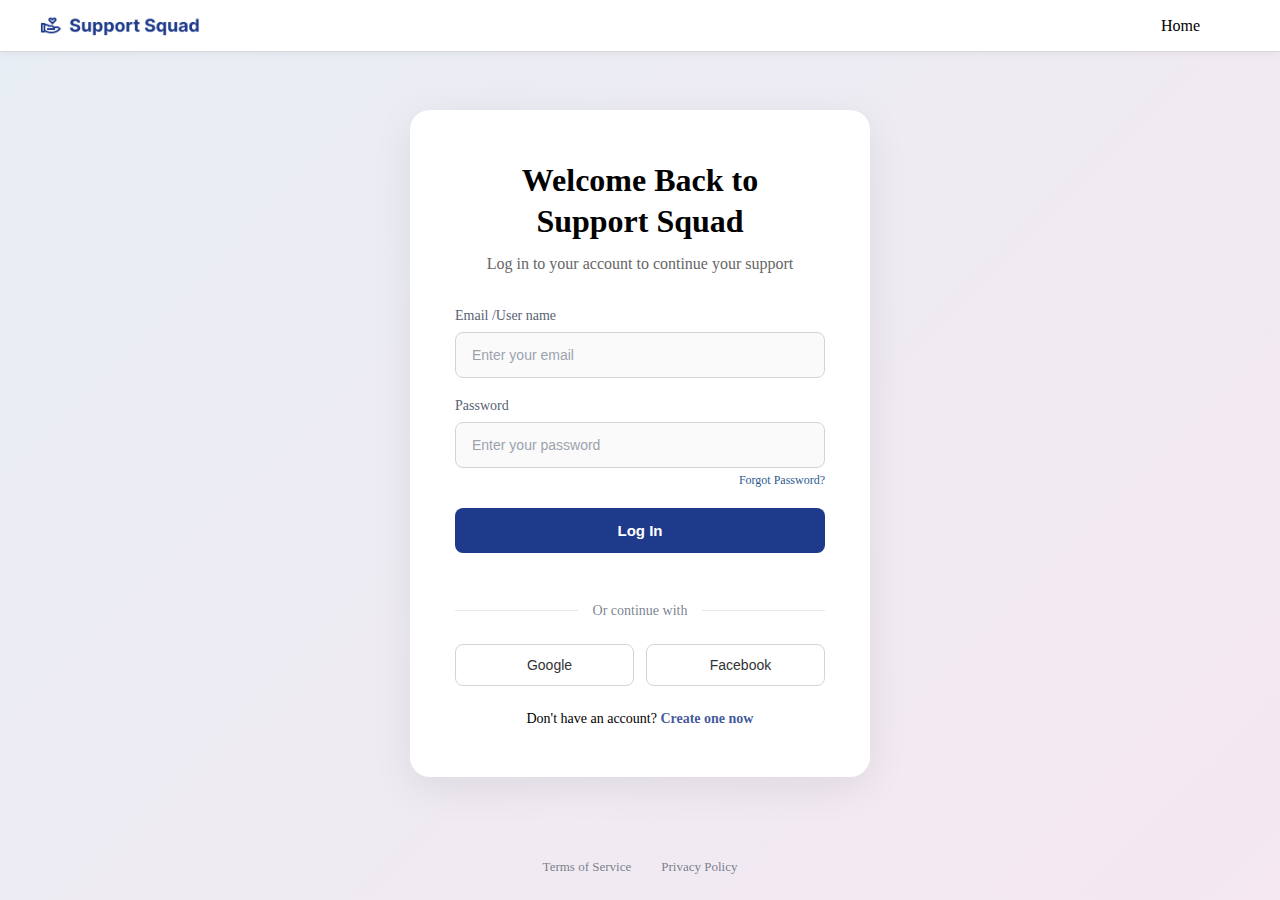
<file: Support Squad/index.html>
<!DOCTYPE html>
<html lang="en">
<head>
    <meta charset="UTF-8">
    <meta name="viewport" content="width=device-width, initial-scale=1.0">
    <title>Support Squad - Login</title>
    <link rel="stylesheet" href="styles.css">
    <!-- <link rel="stylesheet" href="https://cdnjs.cloudflare.com/ajax/libs/font-awesome/6.4.0/css/all.min.css"> -->
</head>

<body>
    <header class="header">
        <div class="logo">
            <img src="Assets/logo.png" alt="">
        </div>
        <nav>
            <a href="#" class="nav-link">Home</a>
        </nav>
    </header>

    <main class="main-content">
        <div class="login-container">
            <div class="login-card">
                <h1 class="title">Welcome Back to<br>Support Squad</h1>
                <p class="subtitle">Log in to your account to continue your support</p>

                <form class="login-form">
                    <div class="form-group">
                        <label for="email">Email /User name</label>
                        <input 
                            type="text" 
                            id="email" 
                            class="form-input" 
                            placeholder="Enter your email"
                            required
                        >
                    </div>

                    <div class="form-group">
                        <label for="password">Password</label>
                        <input 
                            type="password" 
                            id="password" 
                            class="form-input" 
                            placeholder="Enter your password"
                            required
                        >
                        <a href="#" class="forgot-password">Forgot Password?</a>
                    </div>

                    <button type="submit" class="btn-login">Log In</button>

                    <div class="divider">
                        <span>Or continue with</span>
                    </div>

                    <div class="social-login">
                        <button type="button" class="btn-social btn-google">
                            <i class="fab fa-google"></i>
                            Google
                        </button>
                        <button type="button" class="btn-social btn-facebook">
                            <i class="fab fa-facebook-f"></i>
                            Facebook
                        </button>
                    </div>

                    <p class="signup-text">
                        Don't have an account? <a href="#" class="signup-link">Create one now</a>
                    </p>
                </form>
            </div>
        </div>
    </main>

    <footer class="footer">
        <a href="#" class="footer-link">Terms of Service</a>
        <a href="#" class="footer-link">Privacy Policy</a>
    </footer>
</body>
</html>
</file>
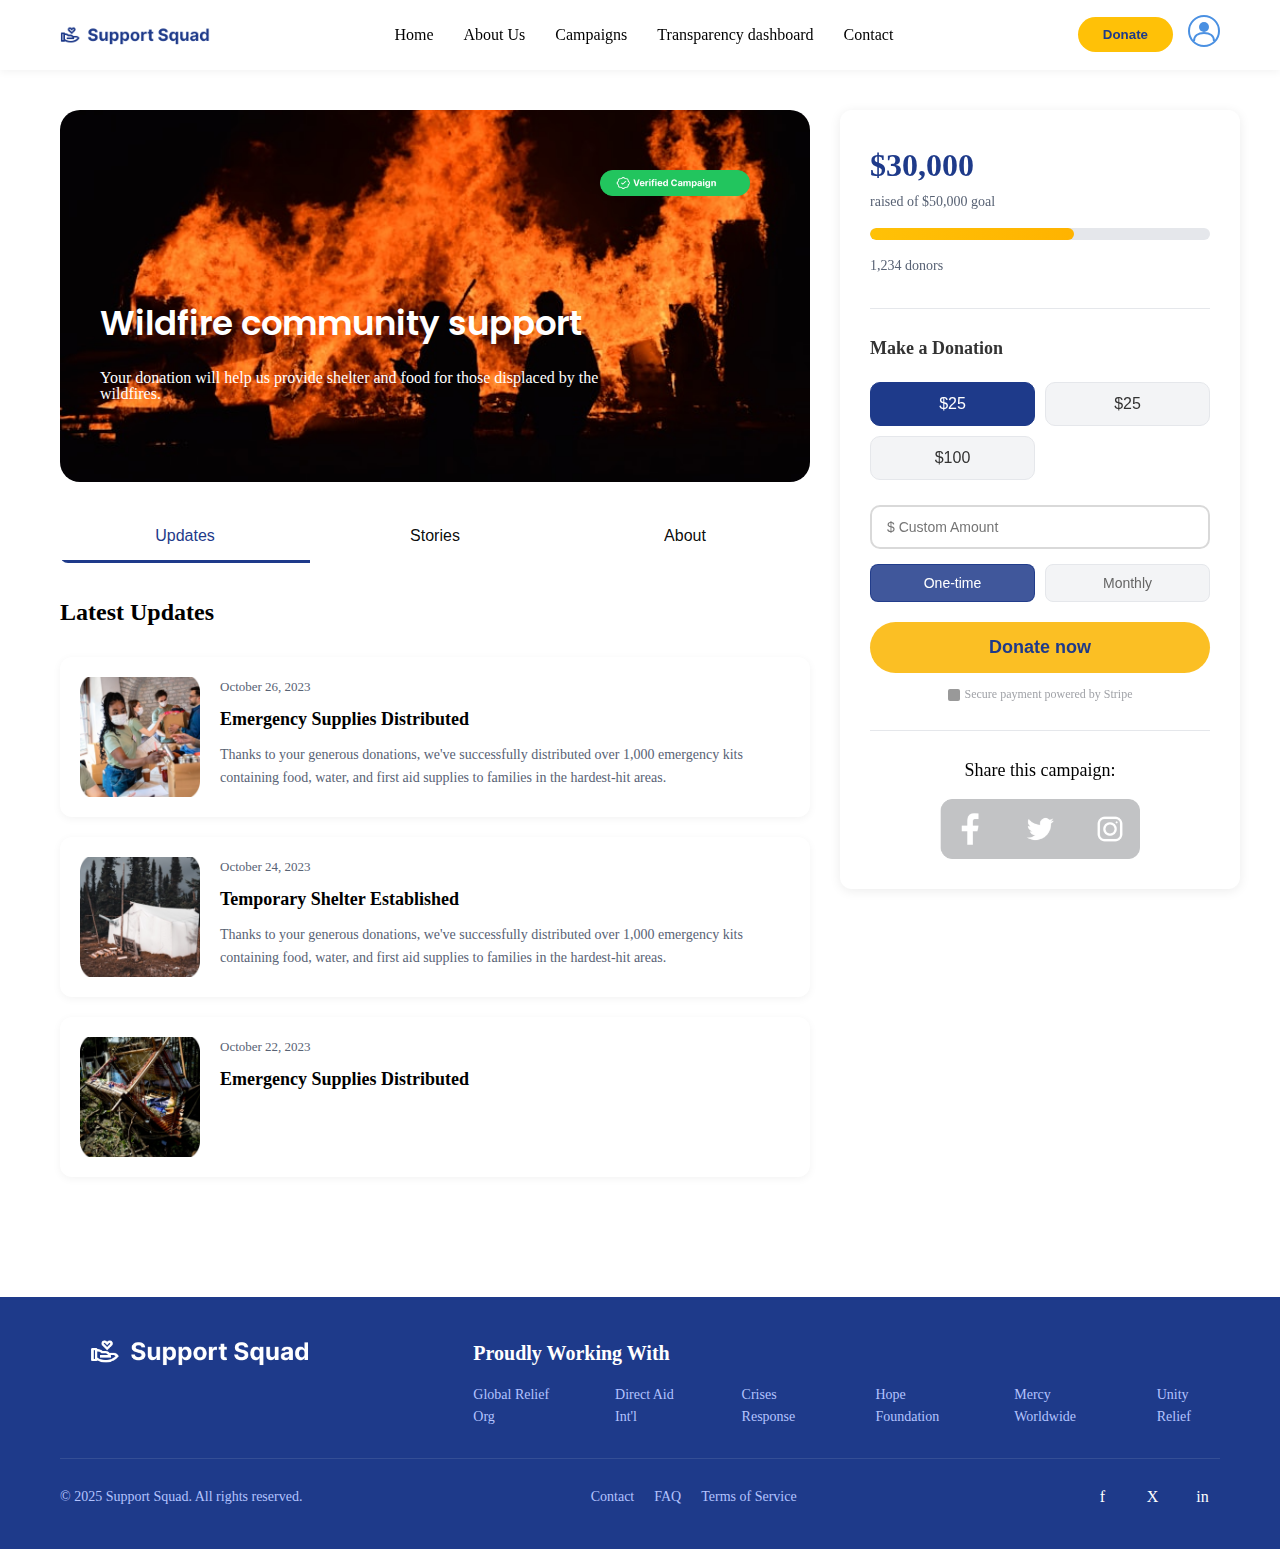
<file: campaign.html>
<!DOCTYPE html>
<html lang="en">
<head>
    <meta charset="UTF-8">
    <meta name="viewport" content="width=device-width, initial-scale=1.0">
    <title>Wildfire Community Support - Support Squad</title>
    <link rel="stylesheet" href="campaign.css">
</head>

<body>
    <!-- Header Navigation -->
    <header class="header">
        <div class="container">
            <div class="nav-wrapper">
                <div class="logo">
            <img src="Assets/logo.png" alt="">
        </div>
                <nav class="nav-menu">
                    <a href="#" class="nav-link">Home</a>
                    <a href="#" class="nav-link">About Us</a>
                    <a href="#" class="nav-link">Campaigns</a>
                    <a href="#" class="nav-link">Transparency dashboard</a>
                    <a href="#" class="nav-link">Contact</a>
                </nav>
                <div class="header-actions">
                    <button class="donate-btn">Donate</button>
                    <div class="user-icon">
                        <svg width="32" height="32" viewBox="0 0 32 32" fill="none">
                            <circle cx="16" cy="16" r="15" stroke="#4A90E2" stroke-width="2"/>
                            <circle cx="16" cy="12" r="5" fill="#4A90E2"/>
                            <path d="M6 26C6 21 10 18 16 18C22 18 26 21 26 26" stroke="#4A90E2" stroke-width="2"/>
                        </svg>
                    </div>
                </div>
            </div>
        </div>
    </header>

    <!-- Main Content -->
    <main class="main-content">
        <div class="container">
            <div class="content-grid">
                <!-- Left Column -->
                <div class="left-column">
                    <!-- Hero Banner -->
                    <div class="hero-banner">
                        
                        <div class="verified-badge">
                            <img src="Assets/verified-campaign.png" alt="">

                        </div> 

                        <h1 class="hero-title">Wildfire community support</h1>
                        <p class="hero-description">Your donation will help us provide shelter and food for those displaced by the wildfires.</p>
                    </div>

                    <!-- Tabs -->
                    <div class="tabs">
                        <button class="tab active">Updates</button>
                        <button class="tab">Stories</button>
                        <button class="tab">About</button>
                    </div>

                    <!-- Updates Section -->
                    <section class="updates-section">
                        <h2 class="section-title">Latest Updates</h2>
                        
                        <div class="update-card">
                            <img src="Assets/updates-image1.png" alt="Emergency supplies distribution" class="update-image">
                            <div class="update-content">
                                <p class="update-date">October 26, 2023</p>
                                <h3 class="update-title">Emergency Supplies Distributed</h3>
                                <p class="update-text">Thanks to your generous donations, we've successfully distributed over 1,000 emergency kits containing food, water, and first aid supplies to families in the hardest-hit areas.</p>
                            </div>
                        </div>

                        <div class="update-card">
                            <img src="Assets/updates-image2.png" alt="Temporary shelter" class="update-image">
                            <div class="update-content">
                                <p class="update-date">October 24, 2023</p>
                                <h3 class="update-title">Temporary Shelter Established</h3>
                                <p class="update-text">Thanks to your generous donations, we've successfully distributed over 1,000 emergency kits containing food, water, and first aid supplies to families in the hardest-hit areas.</p>
                            </div>
                        </div>

                        <div class="update-card">
                            <img src="Assets/updates-image3.png" alt="Emergency supplies" class="update-image">
                            <div class="update-content">
                                <p class="update-date">October 22, 2023</p>
                                <h3 class="update-title">Emergency Supplies Distributed</h3>
                            </div>
                        </div>
                    </section>
                </div>

                <!-- Right Column -->
                <div class="right-column">
                    <!-- Donation Progress -->
                    <div class="donation-card">
                        <div class="amount-raised">
                            <span class="amount">$30,000</span>
                            <span class="goal">raised of $50,000 goal</span>
                        </div>
                        <div class="progress-bar">
                            <div class="progress-fill"></div>
                        </div>
                        <p class="donors-count">1,234 donors</p>

                        <!-- Donation Form -->
                        <div class="donation-form">
                            <h3 class="form-title">Make a Donation</h3>
                            
                            <div class="amount-buttons">
                                <button class="amount-btn active">$25</button>
                                <button class="amount-btn">$25</button>
                            </div>
                            <div class="amount-buttons">
                                <button class="amount-btn">$100</button>
                            </div>
                            
                            <input type="text" placeholder="$ Custom Amount" class="custom-amount">
                            
                            <div class="frequency-toggle">
                                <button class="frequency-btn active">One-time</button>
                                <button class="frequency-btn">Monthly</button>
                            </div>
                            
                            <button class="donate-now-btn">Donate now</button>
                            
                            <p class="payment-info">
                                <svg width="12" height="12" viewBox="0 0 12 12" fill="#999">
                                    <rect width="12" height="12" rx="2"/>
                                </svg>
                                Secure payment powered by Stripe
                            </p>
                        </div>

                        <!-- Share Section -->
                        <div class="share-section">
                            <p class="share-title">Share this campaign:</p>
                            <div class="share-buttons">
                                <img src="Assets/share.png" alt="">
                                                                
                            </div>
                        </div>
                    </div>
                </div>
            </div>
        </div>
    </main>
     <footer class="footer">
        <div class="container">
            <div class="footer-content">
                <div class="footer-brand">
                    <div class="footer-logo">
                        <img src="Assets/logo-footer.png" alt="">
                    </div>

                </div>

                <div class="footer-section">
                    <h4>Proudly Working With</h4>
                    <div class="partner-links">
                        <a href="#">Global Relief Org</a>
                        <a href="#">Direct Aid Int'l</a>
                        <a href="#">Crises Response</a>
                        <a href="#">Hope Foundation</a>
                        <a href="#">Mercy Worldwide</a>
                        <a href="#">Unity Relief</a>
                    </div>
                </div>
            </div>
            <div>
                
            </div>

            <div class="footer-bottom">
                <p class="copyright">© 2025 Support Squad. All rights reserved.</p>
                <div class="footer-legal">
                    <a href="#">Contact</a>
                    <a href="#">FAQ</a>
                    <a href="#">Terms of Service</a>
                </div>
                <div class="footer-social">
                    <a href="#" class="social-link">f</a>
                    <a href="#" class="social-link">X</a>
                    <a href="#" class="social-link">in</a>
                </div>
            </div>

        </div>
    </footer>
</body>
</html>
</file>
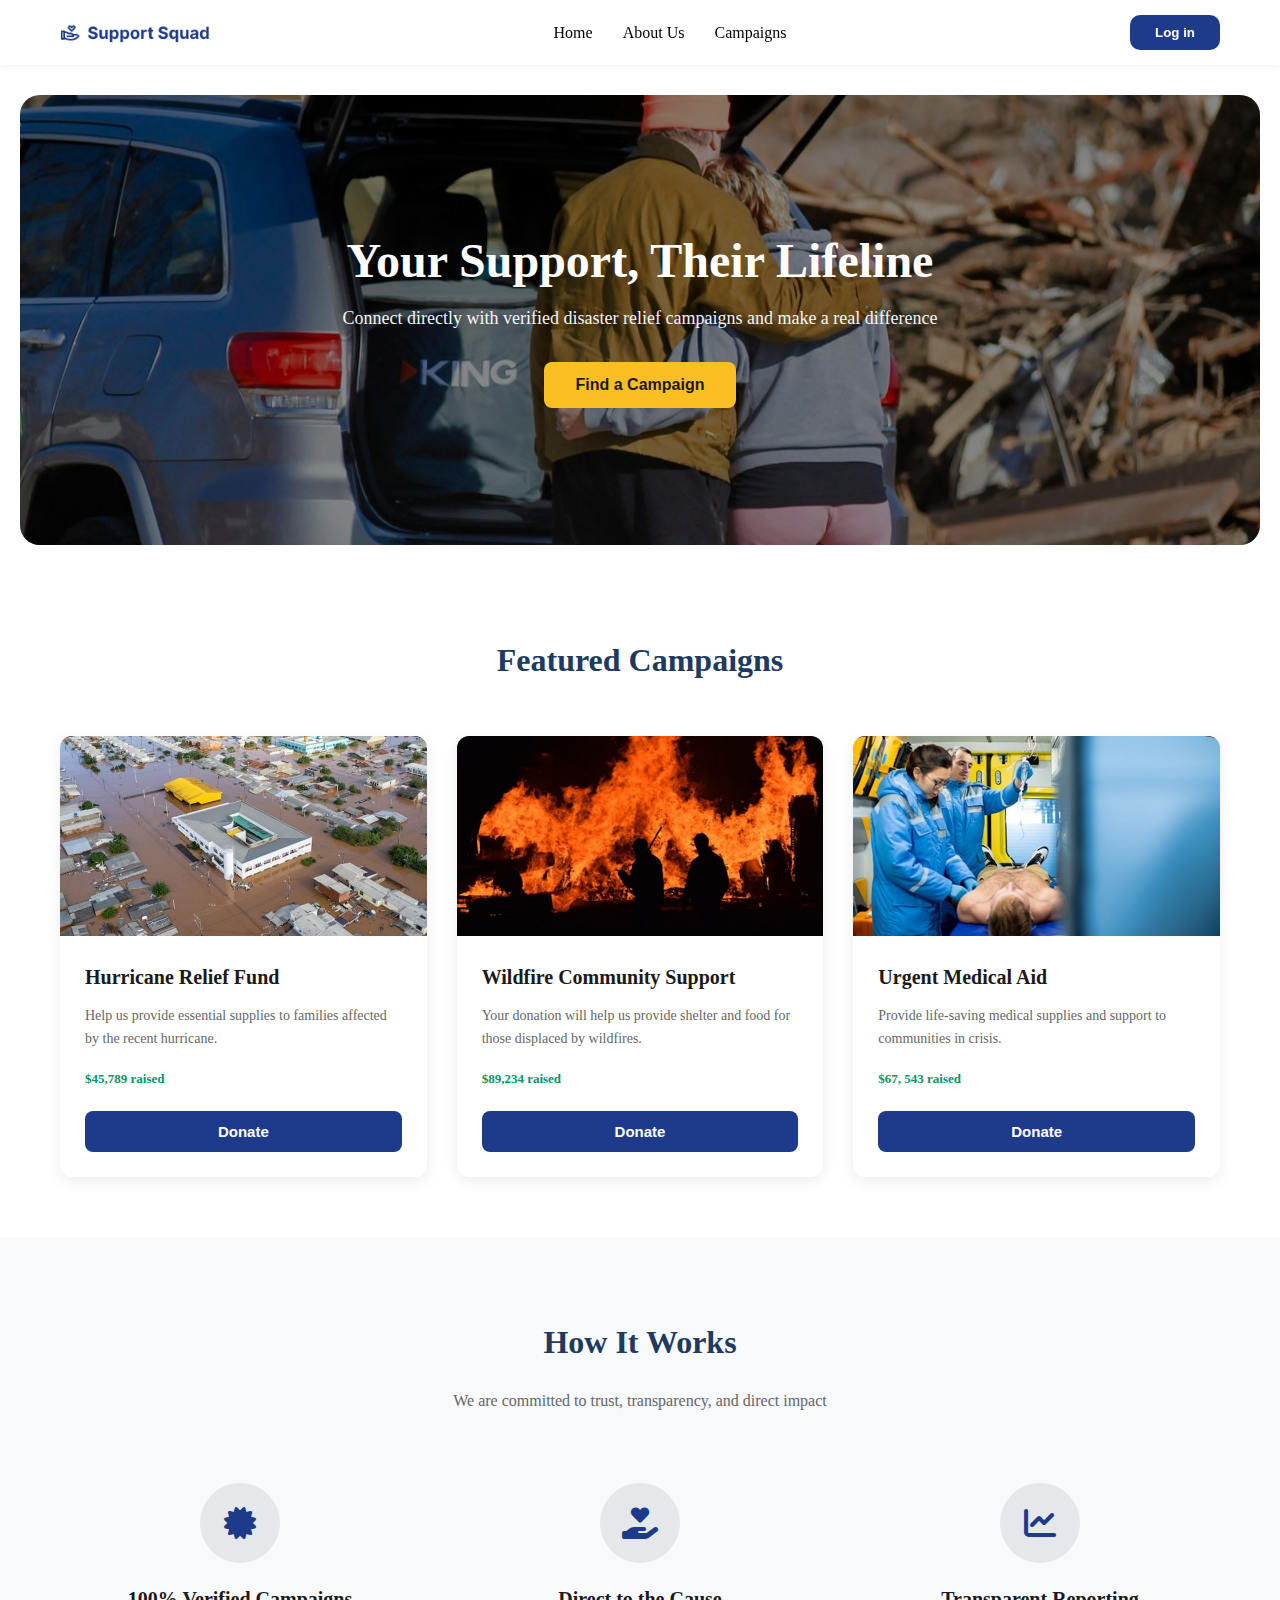
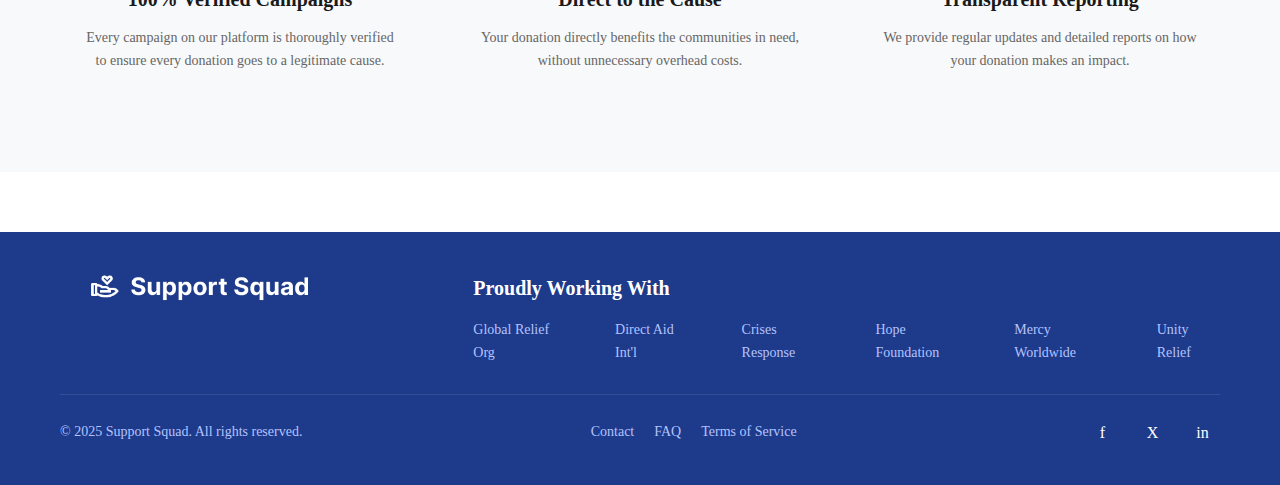
<file: landingpage.html>
<!DOCTYPE html>
<html lang="en">
<head>
    <meta charset="UTF-8">
    <meta name="viewport" content="width=device-width, initial-scale=1.0">
    <title>Support Squad - Home</title>
    <link rel="stylesheet" href="landingpage.css">
    <link rel="stylesheet" href="https://cdnjs.cloudflare.com/ajax/libs/font-awesome/6.4.0/css/all.min.css">
</head>
<body>
     <!-- Header Navigation -->
    <header class="header">
        <div class="container">
            <div class="nav-wrapper">
                <div class="logo">
            <img src="Assets/logo.png" alt="">
        </div>
                <nav class="nav-menu">
                    <a href="#" class="nav-link">Home</a>
                    <a href="#" class="nav-link">About Us</a>
                    <a href="/campaign.html" class="nav-link">Campaigns</a>
                </nav>
                <div class="header-actions">                    
                     <a href="./login.html" ><button class="btn-login-header" >Log in</button></a>                    
                </div>
            </div>
        </div>
    </header>

    <!-- Hero Section -->
    <section class="hero">
        <div class="hero-overlay"></div>
        <div class="hero-content">
            <h1 class="hero-title">Your Support, Their Lifeline</h1>
            <p class="hero-subtitle">Connect directly with verified disaster relief campaigns and make a real difference</p>
             <a href="./campaign.html" ><button class="btn-primary">Find a Campaign</button></a>
        </div>
    </section>

    <!-- Featured Campaigns Section -->
    <section class="featured-campaigns">
        <div class="container">
            <h2 class="section-title">Featured Campaigns</h2>
            
            <div class="campaigns-grid">
                <!-- Campaign Card 1 -->
                <div class="campaign-card">
                    <div class="campaign-image">
                        <img src="Assets/street-img.jpg" alt="Hurricane Relief">                       
                    </div>
                    <div class="campaign-content">
                        <h3 class="campaign-title">Hurricane Relief Fund</h3>
                        <p class="campaign-description">Help us provide essential supplies to families affected by the recent hurricane.</p>
                        <div class="campaign-meta">
                            <span class="campaign-raised">$45,789 raised</span>
                        </div>                       
                        <a href="./campaign.html"><button class="btn-donate" >Donate</button></a>
                    </div>
                </div>

                <!-- Campaign Card 2 -->
                <div class="campaign-card">
                    <div class="campaign-image">
                        <img src="Assets/fire-img.jpg" alt="Wildfire Support">
                    </div>
                    <div class="campaign-content">
                        <h3 class="campaign-title">Wildfire Community Support</h3>
                        <p class="campaign-description">Your donation will help us provide shelter and food for those displaced by wildfires.</p>
                        <div class="campaign-meta">
                            <span class="campaign-raised">$89,234 raised</span>
                        </div>
                         <a href="./campaign.html"><button class="btn-donate" >Donate</button></a>
                    </div>
                </div>

                <!-- Campaign Card 3 -->
                <div class="campaign-card">
                    <div class="campaign-image">
                        <img src="Assets/med-img.jpg" alt="Medical Aid">
                    </div>
                    <div class="campaign-content">
                        <h3 class="campaign-title">Urgent Medical Aid</h3>
                        <p class="campaign-description">Provide life-saving medical supplies and support to communities in crisis.</p>
                        <div class="campaign-meta">
                            <span class="campaign-raised">$67, 543 raised</span>
                        </div>
                         <a href="./campaign.html"><button class="btn-donate" >Donate</button></a>
                    </div>
                </div>
            </div>
        </div>
    </section>

    <!-- How It Works Section -->
    <section class="how-it-works">
        <div class="container">
            <h2 class="section-title">How It Works</h2>
            <p class="section-subtitle">We are committed to trust, transparency, and direct impact</p>
            
            <div class="features-grid">
                <!-- Feature 1 -->
                <div class="feature-card">
                    <div class="feature-icon">
                        <i class="fas fa-certificate"></i>
                    </div>
                    <h3 class="feature-title">100% Verified Campaigns</h3>
                    <p class="feature-description">Every campaign on our platform is thoroughly verified to ensure every donation goes to a legitimate cause.</p>
                </div>

                <!-- Feature 2 -->
                <div class="feature-card">
                    <div class="feature-icon">
                        <i class="fas fa-hand-holding-heart"></i>
                    </div>
                    <h3 class="feature-title">Direct to the Cause</h3>
                    <p class="feature-description">Your donation directly benefits the communities in need, without unnecessary overhead costs.</p>
                </div>

                <!-- Feature 3 -->
                <div class="feature-card">
                    <div class="feature-icon">
                        <i class="fas fa-chart-line"></i>
                    </div>
                    <h3 class="feature-title">Transparent Reporting</h3>
                    <p class="feature-description">We provide regular updates and detailed reports on how your donation makes an impact.</p>
                </div>
            </div>
        </div>
    </section>

    <!-- Footer -->
    <footer class="footer">
        <div class="container">
            <div class="footer-content">
                <div class="footer-brand">
                    <div class="footer-logo">
                        <img src="Assets/logo-footer.png" alt="">
                    </div>

                </div>

                <div class="footer-section">
                    <h4>Proudly Working With</h4>
                    <div class="partner-links">
                        <a href="#">Global Relief Org</a>
                        <a href="#">Direct Aid Int'l</a>
                        <a href="#">Crises Response</a>
                        <a href="#">Hope Foundation</a>
                        <a href="#">Mercy Worldwide</a>
                        <a href="#">Unity Relief</a>
                    </div>
                </div>
            </div>
            <div>
                
            </div>

            <div class="footer-bottom">
                <p class="copyright">© 2025 Support Squad. All rights reserved.</p>
                <div class="footer-legal">
                    <a href="#">Contact</a>
                    <a href="#">FAQ</a>
                    <a href="#">Terms of Service</a>
                </div>
                <div class="footer-social">
                    <a href="#" class="social-link">f</a>
                    <a href="#" class="social-link">X</a>
                    <a href="#" class="social-link">in</a>
                </div>
            </div>

        </div>
    </footer>
</body>
</html>
</file>
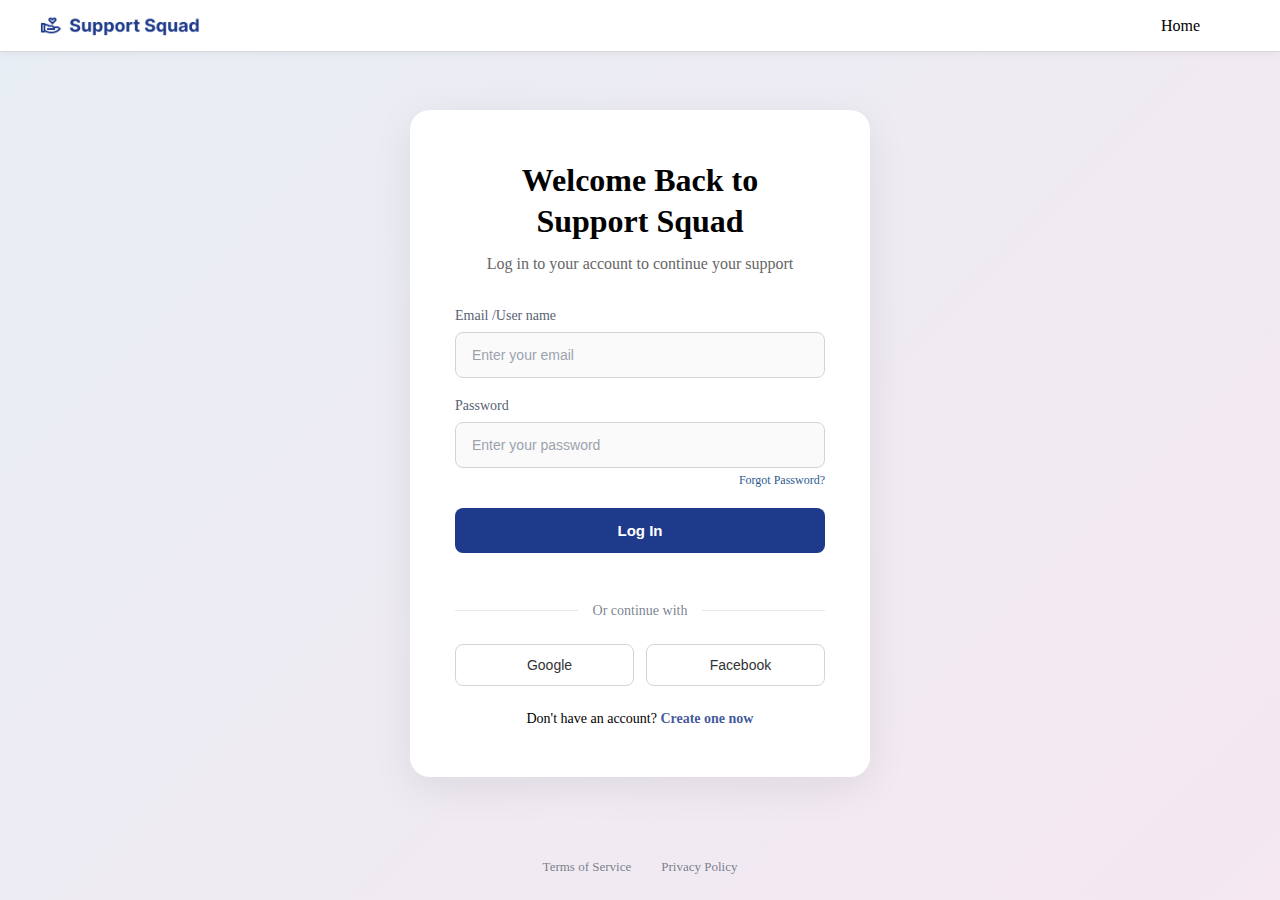
<file: login.html>
<!DOCTYPE html>
<html lang="en">
<head>
    <meta charset="UTF-8">
    <meta name="viewport" content="width=device-width, initial-scale=1.0">
    <title>Support Squad - Login</title>
    <link rel="stylesheet" href="login.css">
    <!-- <link rel="stylesheet" href="https://cdnjs.cloudflare.com/ajax/libs/font-awesome/6.4.0/css/all.min.css"> -->
</head>

<body>
    <header class="header">
        <div class="logo">
            <img src="Assets/logo.png" alt="">
        </div>
        <nav>
            <a href="index.html" class="nav-link">Home</a>
        </nav>
    </header>

    <main class="main-content">
        <div class="login-container">
            <div class="login-card">
                <h1 class="title">Welcome Back to<br>Support Squad</h1>
                <p class="subtitle">Log in to your account to continue your support</p>


                <form action="campaign.html" class="login-form" method="get" id="form1">
                    <div class="form-group">
                        <label for="email">Email /User name</label>
                        <input 
                            type="text" 
                            id="email"
                            name="email"
                            class="form-input" 
                            placeholder="Enter your email"
                            required
                        >
                    </div>

                    <div class="form-group">
                        <label for="password">Password</label>
                        <input 
                            type="password" 
                            id="password" 
                            name="password"
                            class="form-input" 
                            placeholder="Enter your password"
                            required
                        >
                        <a href="#" class="forgot-password">Forgot Password?</a>
                    </div>

                    <button type="submit" class="btn-login" value="Submit">Log In</button>

                    <div class="divider">
                        <span>Or continue with</span>
                    </div>

                    <div class="social-login">
                        <button type="button" class="btn-social btn-google">
                            <i class="fab fa-google"></i>
                            Google
                        </button>
                        <button type="button" class="btn-social btn-facebook">
                            <i class="fab fa-facebook-f"></i>
                            Facebook
                        </button>
                    </div>

                    <p class="signup-text">
                        Don't have an account? <a href="#" class="signup-link">Create one now</a>
                    </p>
                </form>
            </div>
        </div>
    </main>

    <footer class="footer">
        <a href="#" class="footer-link">Terms of Service</a>
        <a href="#" class="footer-link">Privacy Policy</a>
    </footer>
</body>
</html>
</file>
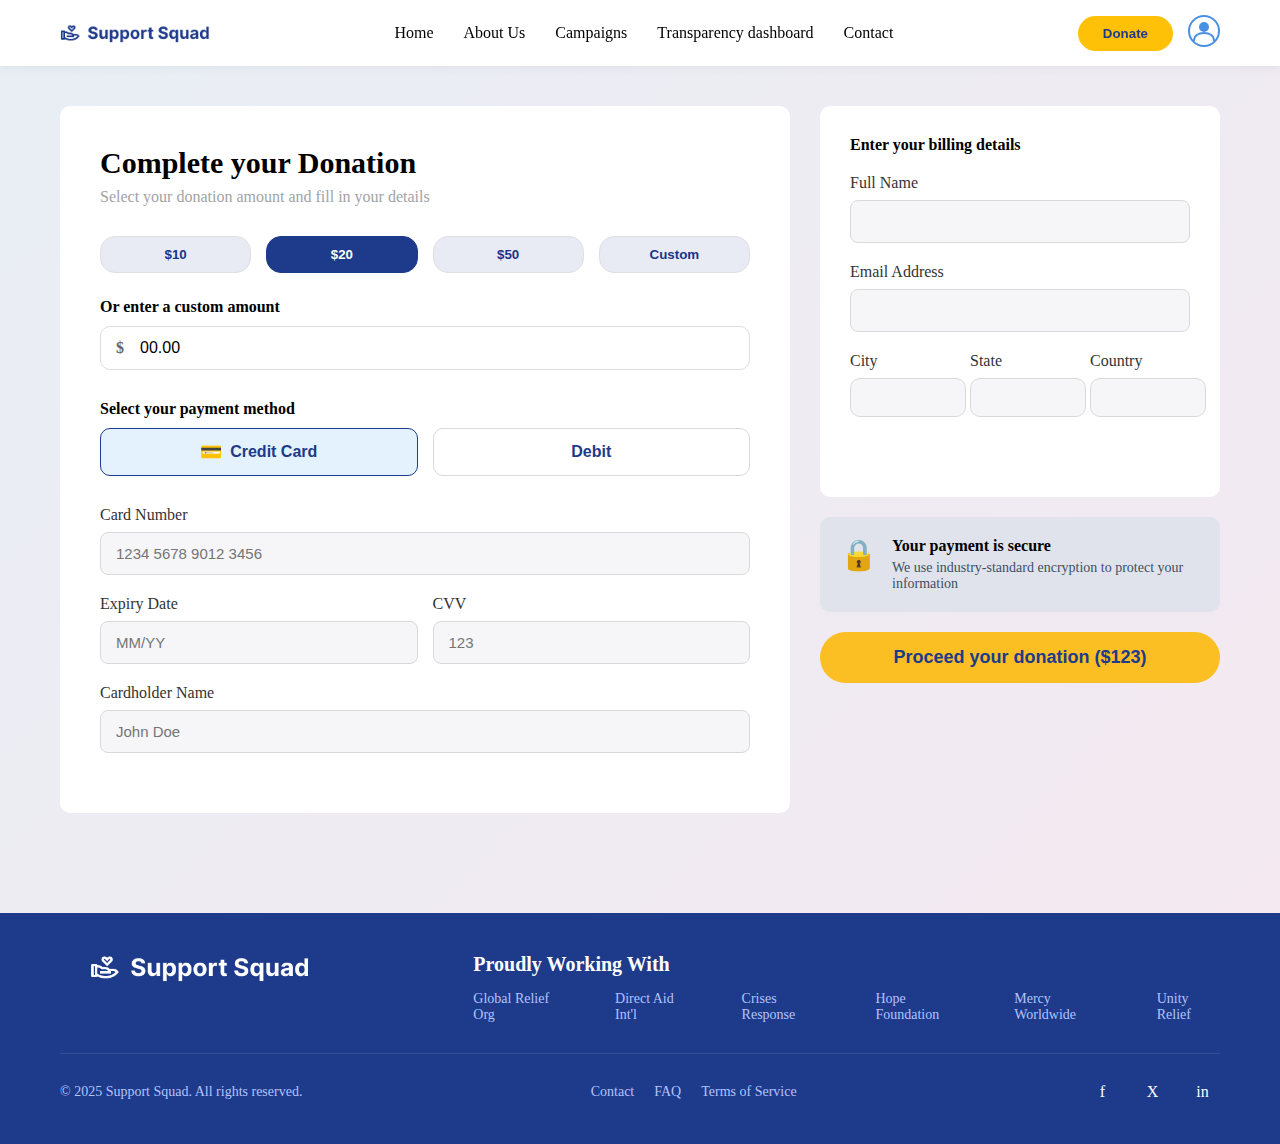
<file: payment.html>
<!DOCTYPE html>
<html lang="en">
<head>
    <meta charset="UTF-8">
    <meta name="viewport" content="width=device-width, initial-scale=1.0">
    <title>Complete Your Donation - Support Equal</title>
    <link rel="stylesheet" href="payment.css">
</head>
<body>
     <header class="header">
        <div class="container">
            <div class="nav-wrapper">
                <div class="logo">
            <img src="Assets/logo.png" alt="">
        </div>
                <nav class="nav-menu">
                    <a href="#" class="nav-link">Home</a>
                    <a href="#" class="nav-link">About Us</a>
                    <a href="#" class="nav-link">Campaigns</a>
                    <a href="#" class="nav-link">Transparency dashboard</a>
                    <a href="#" class="nav-link">Contact</a>
                </nav>
                <div class="header-actions">
                    <button class="donate-btn">Donate</button>
                    <div class="user-icon">
                        <svg width="32" height="32" viewBox="0 0 32 32" fill="none">
                            <circle cx="16" cy="16" r="15" stroke="#4A90E2" stroke-width="2"/>
                            <circle cx="16" cy="12" r="5" fill="#4A90E2"/>
                            <path d="M6 26C6 21 10 18 16 18C22 18 26 21 26 26" stroke="#4A90E2" stroke-width="2"/>
                        </svg>
                    </div>
                </div>
            </div>
        </div>
    </header>

    <main class="main-content">
        <div class="container">
            <div class="content-grid">
                <div class="form-section">
                    <h1 class="page-title">Complete your Donation</h1>
                    <p class="page-subtitle">Select your donation amount and fill in your details</p>

                    <div class="donation-amounts">
                        <button class="amount-btn">$10</button>
                        <button class="amount-btn active">$20</button>
                        <button class="amount-btn">$50</button>
                        <button class="amount-btn">Custom</button>
                    </div>

                    <div class="custom-amount">
                        <label class="section-label">Or enter a custom amount</label>
                        <div class="input-group">
                            <span class="input-prefix">$</span>
                            <input type="number" class="form-input" placeholder="00.00" value="00.00">
                        </div>
                    </div>

                    <div class="payment-method">
                        <label class="section-label">Select your payment method</label>
                        <div class="payment-options">
                            <button class="payment-btn active">
                                <span class="payment-icon">💳</span>
                                <span>Credit Card</span>
                            </button>
                            <button class="payment-btn">Debit</button>
                        </div>
                    </div>

                    <form class="donation-form">
                        <div class="form-group">
                            <label for="cardNumber">Card Number</label>
                            <input type="text" id="cardNumber" class="form-input" placeholder="1234 5678 9012 3456">
                        </div>

                        <div class="form-row">
                            <div class="form-group">
                                <label for="expiryDate">Expiry Date</label>
                                <input type="text" id="expiryDate" class="form-input" placeholder="MM/YY">
                            </div>
                            <div class="form-group">
                                <label for="cvv">CVV</label>
                                <input type="text" id="cvv" class="form-input" placeholder="123">
                            </div>
                        </div>

                        <div class="form-group">
                            <label for="cardholderName">Cardholder Name</label>
                            <input type="text" id="cardholderName" class="form-input" placeholder="John Doe">
                        </div>
                    </form>
                </div>

                <div class="sidebar">
                    <div class="billing-details">
                        <h3 class="sidebar-title">Enter your billing details</h3>
                        <form class="billing-form">
                            <div class="form-group">
                                <label for="fullName">Full Name</label>
                                <input type="text" id="fullName" class="form-input">
                            </div>

                            <div class="form-group">
                                <label for="emailAddress">Email Address</label>
                                <input type="email" id="emailAddress" class="form-input">
                            </div>

                            <div class="form-group">
                                
                                <div class="location-field">
                                    <div>
                                        <label for="city">City</label>
                                        <input type="text" id="city" class="location-btn">
                                    </div>
                                    <div>
                                        <label for="state">State</label>
                                        <input type="text" id="state" class="location-btn">
                                    </div>
                                    <div>
                                        <label for="country">Country</label>
                                        <input type="text" id="country" class="location-btn">
                                    </div>
                                </div>
                            </div>
                        </form>
                    </div>

                    <div class="security-info">
                        <div class="security-icon">🔒</div>
                        <div class="security-text">
                            <strong>Your payment is secure</strong>
                            <p>We use industry-standard encryption to protect your information</p>
                        </div>
                    </div>

                    <button class="btn-submit">Proceed your donation ($123)</button>
                </div>
            </div>
        </div>
    </main>

   <footer class="footer">
        <div class="container">
            <div class="footer-content">
                <div class="footer-brand">
                    <div class="footer-logo">
                        <img src="Assets/logo-footer.png" alt="">
                    </div>

                </div>

                <div class="footer-section">
                    <h4>Proudly Working With</h4>
                    <div class="partner-links">
                        <a href="#">Global Relief Org</a>
                        <a href="#">Direct Aid Int'l</a>
                        <a href="#">Crises Response</a>
                        <a href="#">Hope Foundation</a>
                        <a href="#">Mercy Worldwide</a>
                        <a href="#">Unity Relief</a>
                    </div>
                </div>
            </div>
            <div>
                
            </div>

            <div class="footer-bottom">
                <p class="copyright">© 2025 Support Squad. All rights reserved.</p>
                <div class="footer-legal">
                    <a href="#">Contact</a>
                    <a href="#">FAQ</a>
                    <a href="#">Terms of Service</a>
                </div>
                <div class="footer-social">
                    <a href="#" class="social-link">f</a>
                    <a href="#" class="social-link">X</a>
                    <a href="#" class="social-link">in</a>
                </div>
            </div>

        </div>
    </footer>
</body>
</html>
</file>
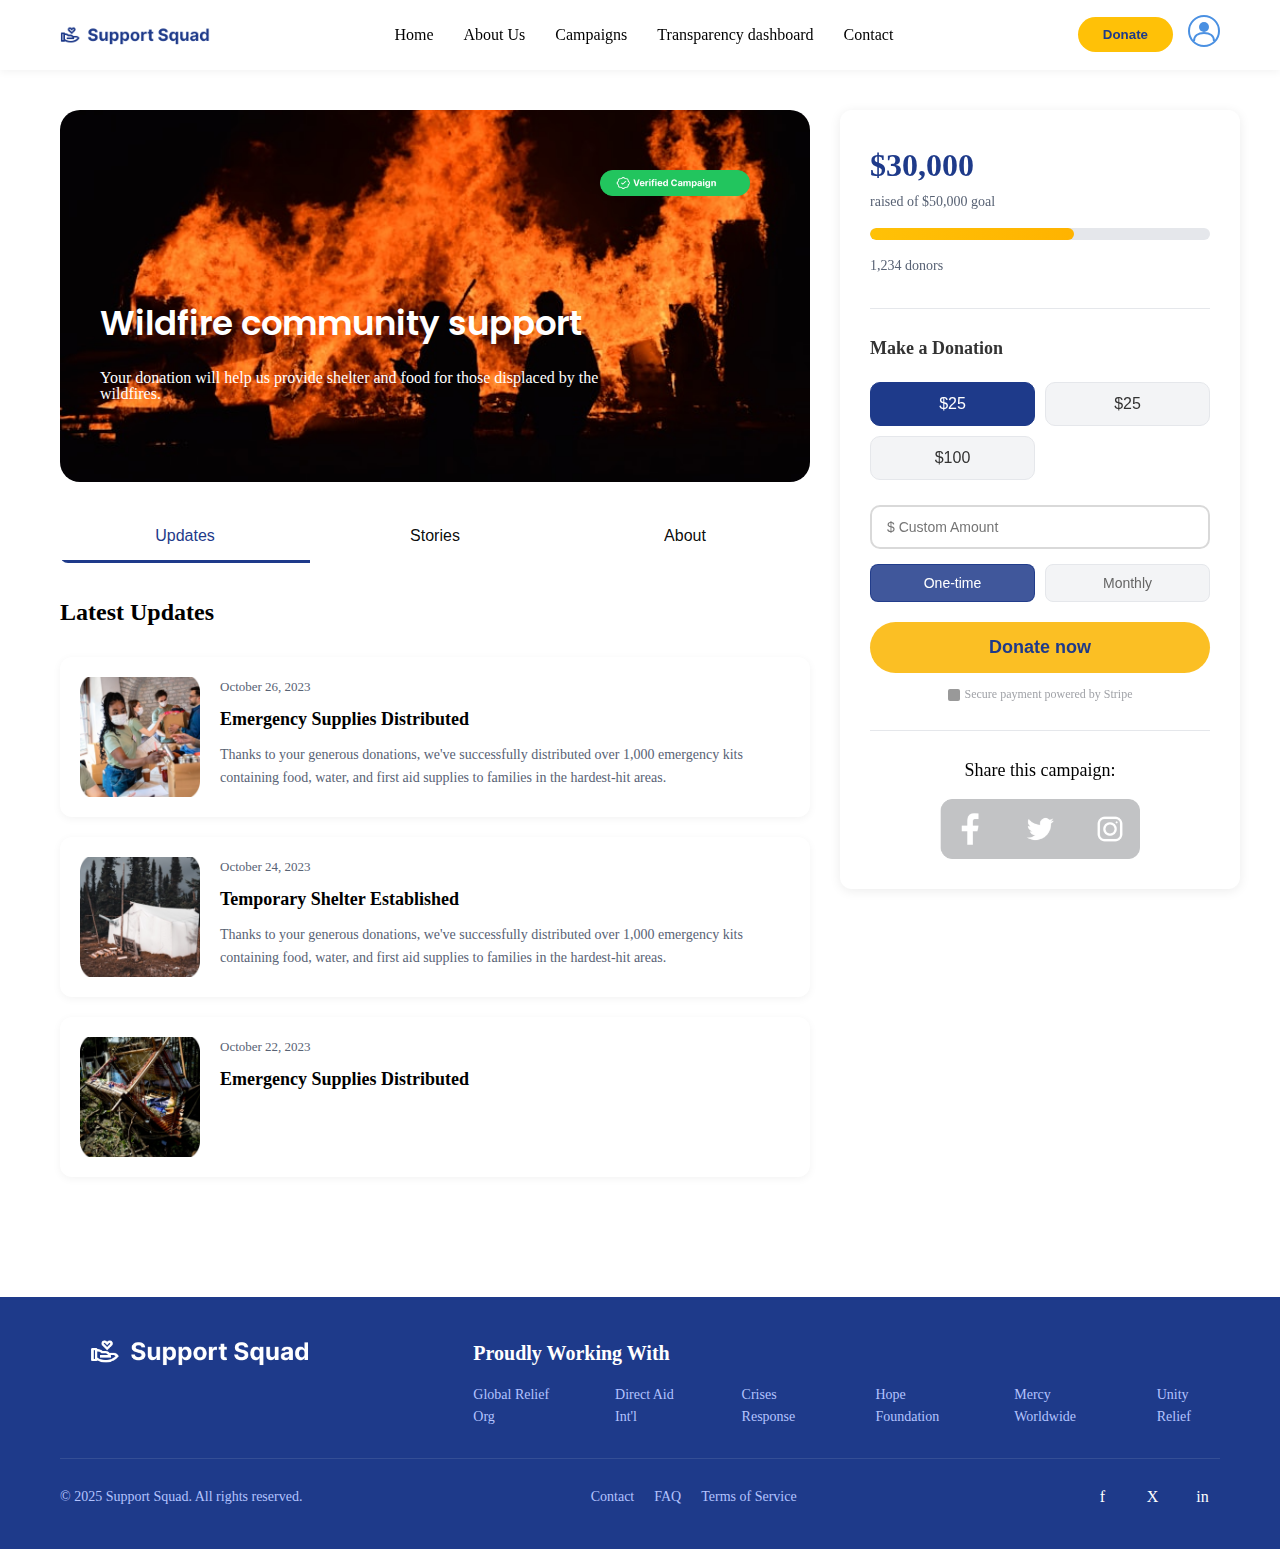
<file: Support Squad/campaign.html>
<!DOCTYPE html>
<html lang="en">
<head>
    <meta charset="UTF-8">
    <meta name="viewport" content="width=device-width, initial-scale=1.0">
    <title>Wildfire Community Support - Support Squad</title>
    <link rel="stylesheet" href="campaign.css">
</head>

<body>
    <!-- Header Navigation -->
    <header class="header">
        <div class="container">
            <div class="nav-wrapper">
                <div class="logo">
            <img src="Assets/logo.png" alt="">
        </div>
                <nav class="nav-menu">
                    <a href="#" class="nav-link">Home</a>
                    <a href="#" class="nav-link">About Us</a>
                    <a href="#" class="nav-link">Campaigns</a>
                    <a href="#" class="nav-link">Transparency dashboard</a>
                    <a href="#" class="nav-link">Contact</a>
                </nav>
                <div class="header-actions">
                    <button class="donate-btn">Donate</button>
                    <div class="user-icon">
                        <svg width="32" height="32" viewBox="0 0 32 32" fill="none">
                            <circle cx="16" cy="16" r="15" stroke="#4A90E2" stroke-width="2"/>
                            <circle cx="16" cy="12" r="5" fill="#4A90E2"/>
                            <path d="M6 26C6 21 10 18 16 18C22 18 26 21 26 26" stroke="#4A90E2" stroke-width="2"/>
                        </svg>
                    </div>
                </div>
            </div>
        </div>
    </header>

    <!-- Main Content -->
    <main class="main-content">
        <div class="container">
            <div class="content-grid">
                <!-- Left Column -->
                <div class="left-column">
                    <!-- Hero Banner -->
                    <div class="hero-banner">
                        
                        <div class="verified-badge">
                            <img src="Assets/verified-campaign.png" alt="">

                        </div> 

                        <h1 class="hero-title">Wildfire community support</h1>
                        <p class="hero-description">Your donation will help us provide shelter and food for those displaced by the wildfires.</p>
                    </div>

                    <!-- Tabs -->
                    <div class="tabs">
                        <button class="tab active">Updates</button>
                        <button class="tab">Stories</button>
                        <button class="tab">About</button>
                    </div>

                    <!-- Updates Section -->
                    <section class="updates-section">
                        <h2 class="section-title">Latest Updates</h2>
                        
                        <div class="update-card">
                            <img src="Assets/updates-image1.png" alt="Emergency supplies distribution" class="update-image">
                            <div class="update-content">
                                <p class="update-date">October 26, 2023</p>
                                <h3 class="update-title">Emergency Supplies Distributed</h3>
                                <p class="update-text">Thanks to your generous donations, we've successfully distributed over 1,000 emergency kits containing food, water, and first aid supplies to families in the hardest-hit areas.</p>
                            </div>
                        </div>

                        <div class="update-card">
                            <img src="Assets/updates-image2.png" alt="Temporary shelter" class="update-image">
                            <div class="update-content">
                                <p class="update-date">October 24, 2023</p>
                                <h3 class="update-title">Temporary Shelter Established</h3>
                                <p class="update-text">Thanks to your generous donations, we've successfully distributed over 1,000 emergency kits containing food, water, and first aid supplies to families in the hardest-hit areas.</p>
                            </div>
                        </div>

                        <div class="update-card">
                            <img src="Assets/updates-image3.png" alt="Emergency supplies" class="update-image">
                            <div class="update-content">
                                <p class="update-date">October 22, 2023</p>
                                <h3 class="update-title">Emergency Supplies Distributed</h3>
                            </div>
                        </div>
                    </section>
                </div>

                <!-- Right Column -->
                <div class="right-column">
                    <!-- Donation Progress -->
                    <div class="donation-card">
                        <div class="amount-raised">
                            <span class="amount">$30,000</span>
                            <span class="goal">raised of $50,000 goal</span>
                        </div>
                        <div class="progress-bar">
                            <div class="progress-fill"></div>
                        </div>
                        <p class="donors-count">1,234 donors</p>

                        <!-- Donation Form -->
                        <div class="donation-form">
                            <h3 class="form-title">Make a Donation</h3>
                            
                            <div class="amount-buttons">
                                <button class="amount-btn active">$25</button>
                                <button class="amount-btn">$25</button>
                            </div>
                            <div class="amount-buttons">
                                <button class="amount-btn">$100</button>
                            </div>
                            
                            <input type="text" placeholder="$ Custom Amount" class="custom-amount">
                            
                            <div class="frequency-toggle">
                                <button class="frequency-btn active">One-time</button>
                                <button class="frequency-btn">Monthly</button>
                            </div>
                            
                            <button class="donate-now-btn">Donate now</button>
                            
                            <p class="payment-info">
                                <svg width="12" height="12" viewBox="0 0 12 12" fill="#999">
                                    <rect width="12" height="12" rx="2"/>
                                </svg>
                                Secure payment powered by Stripe
                            </p>
                        </div>

                        <!-- Share Section -->
                        <div class="share-section">
                            <p class="share-title">Share this campaign:</p>
                            <div class="share-buttons">
                                <img src="Assets/share.png" alt="">
                                                                
                            </div>
                        </div>
                    </div>
                </div>
            </div>
        </div>
    </main>
     <footer class="footer">
        <div class="container">
            <div class="footer-content">
                <div class="footer-brand">
                    <div class="footer-logo">
                        <img src="Assets/logo-footer.png" alt="">
                    </div>

                </div>

                <div class="footer-section">
                    <h4>Proudly Working With</h4>
                    <div class="partner-links">
                        <a href="#">Global Relief Org</a>
                        <a href="#">Direct Aid Int'l</a>
                        <a href="#">Crises Response</a>
                        <a href="#">Hope Foundation</a>
                        <a href="#">Mercy Worldwide</a>
                        <a href="#">Unity Relief</a>
                    </div>
                </div>
            </div>
            <div>
                
            </div>

            <div class="footer-bottom">
                <p class="copyright">© 2025 Support Squad. All rights reserved.</p>
                <div class="footer-legal">
                    <a href="#">Contact</a>
                    <a href="#">FAQ</a>
                    <a href="#">Terms of Service</a>
                </div>
                <div class="footer-social">
                    <a href="#" class="social-link">f</a>
                    <a href="#" class="social-link">X</a>
                    <a href="#" class="social-link">in</a>
                </div>
            </div>

        </div>
    </footer>
</body>
</html>
</file>
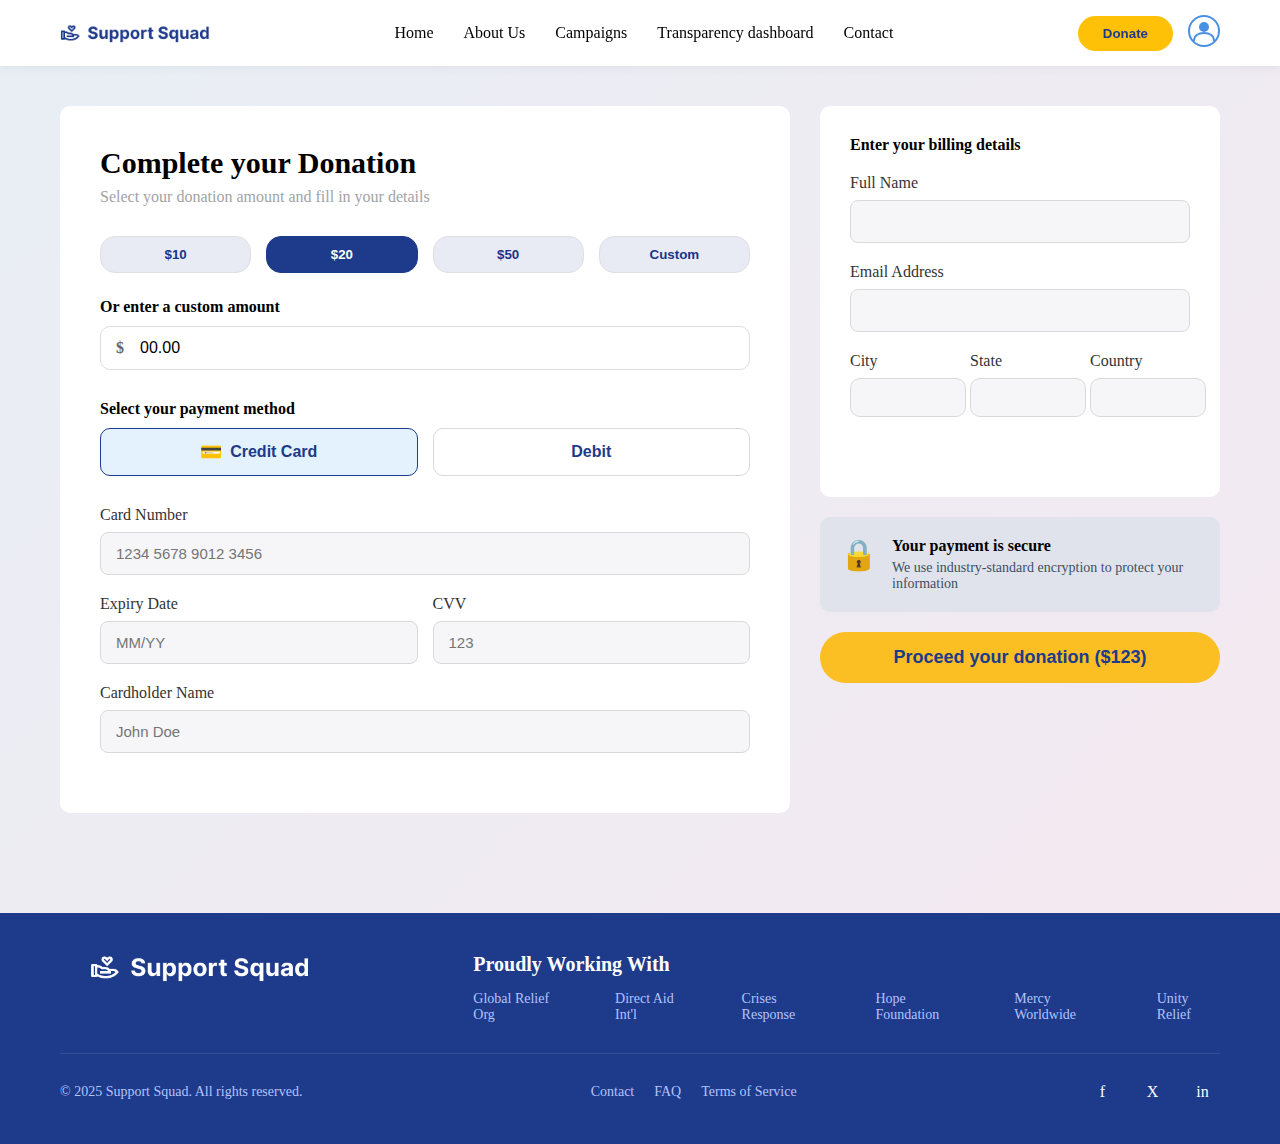
<file: Support Squad/payment.html>
<!DOCTYPE html>
<html lang="en">
<head>
    <meta charset="UTF-8">
    <meta name="viewport" content="width=device-width, initial-scale=1.0">
    <title>Complete Your Donation - Support Equal</title>
    <link rel="stylesheet" href="payment.css">
</head>
<body>
     <header class="header">
        <div class="container">
            <div class="nav-wrapper">
                <div class="logo">
            <img src="Assets/logo.png" alt="">
        </div>
                <nav class="nav-menu">
                    <a href="#" class="nav-link">Home</a>
                    <a href="#" class="nav-link">About Us</a>
                    <a href="#" class="nav-link">Campaigns</a>
                    <a href="#" class="nav-link">Transparency dashboard</a>
                    <a href="#" class="nav-link">Contact</a>
                </nav>
                <div class="header-actions">
                    <button class="donate-btn">Donate</button>
                    <div class="user-icon">
                        <svg width="32" height="32" viewBox="0 0 32 32" fill="none">
                            <circle cx="16" cy="16" r="15" stroke="#4A90E2" stroke-width="2"/>
                            <circle cx="16" cy="12" r="5" fill="#4A90E2"/>
                            <path d="M6 26C6 21 10 18 16 18C22 18 26 21 26 26" stroke="#4A90E2" stroke-width="2"/>
                        </svg>
                    </div>
                </div>
            </div>
        </div>
    </header>

    <main class="main-content">
        <div class="container">
            <div class="content-grid">
                <div class="form-section">
                    <h1 class="page-title">Complete your Donation</h1>
                    <p class="page-subtitle">Select your donation amount and fill in your details</p>

                    <div class="donation-amounts">
                        <button class="amount-btn">$10</button>
                        <button class="amount-btn active">$20</button>
                        <button class="amount-btn">$50</button>
                        <button class="amount-btn">Custom</button>
                    </div>

                    <div class="custom-amount">
                        <label class="section-label">Or enter a custom amount</label>
                        <div class="input-group">
                            <span class="input-prefix">$</span>
                            <input type="number" class="form-input" placeholder="00.00" value="00.00">
                        </div>
                    </div>

                    <div class="payment-method">
                        <label class="section-label">Select your payment method</label>
                        <div class="payment-options">
                            <button class="payment-btn active">
                                <span class="payment-icon">💳</span>
                                <span>Credit Card</span>
                            </button>
                            <button class="payment-btn">Debit</button>
                        </div>
                    </div>

                    <form class="donation-form">
                        <div class="form-group">
                            <label for="cardNumber">Card Number</label>
                            <input type="text" id="cardNumber" class="form-input" placeholder="1234 5678 9012 3456">
                        </div>

                        <div class="form-row">
                            <div class="form-group">
                                <label for="expiryDate">Expiry Date</label>
                                <input type="text" id="expiryDate" class="form-input" placeholder="MM/YY">
                            </div>
                            <div class="form-group">
                                <label for="cvv">CVV</label>
                                <input type="text" id="cvv" class="form-input" placeholder="123">
                            </div>
                        </div>

                        <div class="form-group">
                            <label for="cardholderName">Cardholder Name</label>
                            <input type="text" id="cardholderName" class="form-input" placeholder="John Doe">
                        </div>
                    </form>
                </div>

                <div class="sidebar">
                    <div class="billing-details">
                        <h3 class="sidebar-title">Enter your billing details</h3>
                        <form class="billing-form">
                            <div class="form-group">
                                <label for="fullName">Full Name</label>
                                <input type="text" id="fullName" class="form-input">
                            </div>

                            <div class="form-group">
                                <label for="emailAddress">Email Address</label>
                                <input type="email" id="emailAddress" class="form-input">
                            </div>

                            <div class="form-group">
                                
                                <div class="location-field">
                                    <div>
                                        <label for="city">City</label>
                                        <input type="text" id="city" class="location-btn">
                                    </div>
                                    <div>
                                        <label for="state">State</label>
                                        <input type="text" id="state" class="location-btn">
                                    </div>
                                    <div>
                                        <label for="country">Country</label>
                                        <input type="text" id="country" class="location-btn">
                                    </div>
                                </div>
                            </div>
                        </form>
                    </div>

                    <div class="security-info">
                        <div class="security-icon">🔒</div>
                        <div class="security-text">
                            <strong>Your payment is secure</strong>
                            <p>We use industry-standard encryption to protect your information</p>
                        </div>
                    </div>

                    <button class="btn-submit">Proceed your donation ($123)</button>
                </div>
            </div>
        </div>
    </main>

   <footer class="footer">
        <div class="container">
            <div class="footer-content">
                <div class="footer-brand">
                    <div class="footer-logo">
                        <img src="Assets/logo-footer.png" alt="">
                    </div>

                </div>

                <div class="footer-section">
                    <h4>Proudly Working With</h4>
                    <div class="partner-links">
                        <a href="#">Global Relief Org</a>
                        <a href="#">Direct Aid Int'l</a>
                        <a href="#">Crises Response</a>
                        <a href="#">Hope Foundation</a>
                        <a href="#">Mercy Worldwide</a>
                        <a href="#">Unity Relief</a>
                    </div>
                </div>
            </div>
            <div>
                
            </div>

            <div class="footer-bottom">
                <p class="copyright">© 2025 Support Squad. All rights reserved.</p>
                <div class="footer-legal">
                    <a href="#">Contact</a>
                    <a href="#">FAQ</a>
                    <a href="#">Terms of Service</a>
                </div>
                <div class="footer-social">
                    <a href="#" class="social-link">f</a>
                    <a href="#" class="social-link">X</a>
                    <a href="#" class="social-link">in</a>
                </div>
            </div>

        </div>
    </footer>
</body>
</html>
</file>
<file: Support Squad/styles.css>
@import url("https://fonts.googleapis.com/css2?family=Miniver&family=Poppins:ital,wght@0,400;0,500;0,600;0,700;0,800;0,900;1,400&display=swap");

* {
    margin: 0;
    padding: 0;
    box-sizing: border-box;
}

body {
    font-family: inter;
    background: linear-gradient(135deg, #e8eef5 0%, #f5e8f0 100%);
    min-height: 100vh;
    display: flex;
    flex-direction: column;      
    
}

/* Header Styles */
.header {
    display: flex;
    justify-content: space-between;
    align-items: center;
    background-color: white;
    border-bottom: 1px solid #D9D9D9;
    padding: 15px 0;
    box-shadow: 0 2px 8px rgba(0, 0, 0, 0.05);
    position: sticky;
    top: 0;
    z-index: 100;
}

.logo img {
        cursor: pointer;
        width: 200px;
        display: block;
        padding-left: 40px;
    }

.nav-link {
    color: black;
    text-decoration: none;
    font-size: 16px;
    font-weight: 500;
    padding-right: 80px;
}

.nav-link:hover {
    color: #1a73e8;
}


/* Main Content */
.main-content {
    flex: 1;
    display: flex;
    justify-content: center;
    align-items: center;
    padding: 20px;
}

.login-container {
    width: 100%;
    max-width: 460px;
}

.login-card {
    background: white;
    border-radius: 20px;
    padding: 50px 45px;
    box-shadow: 0 10px 40px rgba(0, 0, 0, 0.08);
}

.title {
    font-size: 32px;
    font-weight: 600;
    color: black;
    text-align: center;
    margin-bottom: 12px;
    line-height: 1.3;
}

.subtitle {
    font-size: 16px;
    color: #666;
    text-align: center;
    margin-bottom: 35px;
}

/* Form Styles */
.login-form {
    display: flex;
    flex-direction: column;
}

.form-group {
    margin-bottom: 20px;
    position: relative;
}

.form-group label {
    display: block;
    font-size: 14px;
    font-weight: 400;
    color: #586274;
    margin-bottom: 8px;
}

.form-input {
    width: 100%;
    padding: 14px 16px;
    border: 1px solid #d1d5db;
    border-radius: 8px;
    font-size: 14px;
    color: #586274;
    transition: all 0.3s ease;
    background-color: #fafafa;
}

.form-input:focus {
    outline: none;
    border-color: #2d5a8f;
    background-color: white;
}

.form-input::placeholder {
    color: #9ca3af;
}

.forgot-password {
    position: absolute;
    right: 0;
    top: 75px;
    font-size: 12px;
    color: #2d5a8f;
    text-decoration: none;
    font-weight: 500;
}

.forgot-password:hover {
    text-decoration: underline;
}

/* Button Styles */
.btn-login {
    width: 100%;
    padding: 14px;
    background-color: #1e3a8a;
    color: white;
    border: none;
    border-radius: 8px;
    font-size: 15px;
    font-weight: 600;
    cursor: pointer;
    margin-top: 20px;
    margin-bottom: 25px;
}

.btn-login:hover {
    background-color: #1e40af;
}

/* Divider */
.divider {
    display: flex;
    align-items: center;
    text-align: center;
    margin: 25px 0;
    color: #586274CC;
    font-size: 14px;
}

.divider::before,
.divider::after {
    content: '';
    flex: 1;
    border-bottom: 1px solid #e5e7eb;
}

.divider span {
    padding: 0 15px;
}

/* Social Login Buttons */
.social-login {
    display: flex;
    gap: 12px;
    margin-bottom: 25px;
}

.btn-social {
    flex: 1;
    display: flex;
    align-items: center;
    justify-content: center;
    gap: 10px;
    padding: 12px;
    border: 1px solid #d1d5db;
    border-radius: 8px;
    background-color: white;
    font-size: 14px;
    font-weight: 500;
    cursor: pointer;
}

.btn-social:hover {
    background-color: #f9fafb;
    border-color: #9ca3af;
}

.btn-google {
    color: #333;
}

.btn-google i {
    color: #1E3A8A;
}

.btn-facebook {
    color: #333;
}

.btn-facebook i {
    color: #1E3A8A;
}

/* Signup Text */
.signup-text {
    text-align: center;
    font-size: 14px;
    color: black;
}

.signup-link {
    color: #1E3A8AD9;
    text-decoration: none;
    font-weight: 600;
}

.signup-link:hover {
    text-decoration: underline;
}

/* Footer */
.footer {
    display: flex;
    justify-content: center;
    gap: 30px;
    padding: 25px;
    background-color: transparent;
}

.footer-link {
    color: #586274CC;
    text-decoration: none;
    font-size: 13px;
}

.footer-link:hover {
    color: #333;
    text-decoration: underline;
}

/* Responsive Design */
@media (max-width: 768px) {
    .header {
        padding: 15px 20px;
    }

    .login-card {
        padding: 40px 30px;
    }

    .title {
        font-size: 24px;
    }

    .social-login {
        flex-direction: column;
    }
}

@media (max-width: 480px) {
    .login-card {
        padding: 30px 20px;
    }

    .footer {
        flex-direction: column;
        gap: 10px;
        align-items: center;
    }
}
</file>
<file: campaign.css>
@import url("https://fonts.googleapis.com/css2?family=Miniver&family=Poppins:ital,wght@0,400;0,500;0,600;0,700;0,800;0,900;1,400&display=swap");

* {
    margin: 0;
    padding: 0;
    box-sizing: border-box;
}

body {
    font-family: inter;
    background: white;
    min-height: 100vh;
    display: flex;
    line-height: 1.6;
    flex-direction: column;      

}

.container {
    max-width: 1200px;
    margin: 0 auto;
    padding: 0 20px;
}

/* Header Navigation */
.header {
    background-color: white;
    padding: 15px 0;
    box-shadow: 0 2px 8px rgba(0, 0, 0, 0.05);
    position: sticky;
    top: 0;
    z-index: 100;
}

.nav-wrapper {
    display: flex;
    align-items: center;
    justify-content: space-between;
} 
.logo img {
        cursor: pointer;
        width: 150px;
        display: block;
        padding-left: 0px;
    }

.nav-menu {
    display: flex;
    gap: 30px;
    flex: 1;
    justify-content: center;
}

.nav-link {
    text-decoration: none;
    color: black;
    font-size: 16px;
    
} 

.nav-link:hover {
    color: #1E3A8AD9;
} 

.header-actions {
    display: flex;
    align-items: center;
    gap: 15px;
} 

.donate-btn {
    background-color: #FFC107;
    color: #1E3A8A;
    border: none;
    padding: 10px 25px;
    border-radius: 20px;
    font-weight: 600;
    cursor: pointer;
}

.donate-btn:hover {
    background-color: #1E3A8A;
    color: white;
}

.user-icon {
    cursor: pointer;
}

/* Main Content */
.main-content {
    padding: 40px 0;
}

.content-grid {
    display: grid;
    grid-template-columns: 1fr 400px;
    gap: 30px;
}

/* Hero Banner */
.hero-banner {
    background-image:url(Assets/fire.jpg);
    background-size: cover;
    background-position: center;
    border-radius: 20px;
    padding: 60px 40px;
    color: white;
    position: relative;
    overflow: hidden;
    min-height: 300px;
}

.hero-banner::before {
    content: '';
    position: absolute;
    top: 0;
    left: 0;
    right: 0;
    bottom: 0;
    z-index: 1;
} */

.hero-banner > * {
    position: fixed;
    z-index: 2;
}

.verified-badge img {
    display: block;
    
    width: 150px;
    margin: 0px 20px 0px 500px;
}

.hero-title {
    font-size: 34px;
    font-weight: 600;
   margin: 100px 30px 20px 0px;
    font-family: poppins;
    
}

.hero-description {
    font-size: 16px;
    width: 500px;
    line-height: 100%;
    margin-bottom: 20px;
    
}

/* Tabs */
.tabs {
    display: flex;
    gap: 0;
    margin-top: 30px;
    background-color: white;
    border-radius: 8px;
    overflow: hidden;
}

.tab {
    flex: 1;
    padding: 15px 30px;
    background-color: white;
    border: none;
    color: rgba(0, 0, 0, 0.966);
    font-size: 16px;
    font-weight: 500;
    cursor: pointer;
    border-bottom: 3px solid transparent;
}

.tab.active {
    color: #1E3A8A;
    border-bottom-color: #1E3A8A;
}

.tab:hover {
    background-color: #f8f9fa;
}

/* Updates Section */
.updates-section {
    margin-top: 30px;
}

.section-title {
    font-size: 24px;
    font-weight: 700;
    margin-bottom: 25px;
    color: black;
}

.update-card {
    background-color: white;
    border-radius: 12px;
    overflow: hidden;
    margin-bottom: 20px;
    display: flex;
    gap: 20px;
    padding: 20px;
    box-shadow: 0 2px 8px rgba(0,0,0,0.05);
}

.update-card:hover {
    transform: translateY(-2px);
    box-shadow: 0 4px 12px rgba(0,0,0,0.1);
}

.update-image {
    width: 120px;
    height: 120px;
    object-fit: cover;
    border-radius: 8px;
    flex-shrink: 0;
}

.update-content {
    flex: 1;
}

.update-date {
    font-size: 13px;
    color: #586274;
    margin-bottom: 8px;
}

.update-title {
    font-size: 18px;
    font-weight: 600;
    margin-bottom: 10px;
    color: black;
}

.update-text {
    font-size: 14px;
    color: #586274;
    line-height: 1.6;
}

/* Right Column - Donation Card */
.right-column {
    position: sticky;
    top: 100px;
    height: fit-content;
}

.donation-card {
    background-color: white;
    border-radius: 12px;
    padding: 30px;
    box-shadow: 0 2px 12px rgba(0,0,0,0.08);
}

.amount-raised {
    display: flex;
    flex-direction: column;
    margin-bottom: 15px;
}

.amount {
    font-size: 32px;
    font-weight: 700;
    color: #1E3A8A;
}

.goal {
    font-size: 14px;
    color: #586274;
}

.progress-bar {
    width: 100%;
    height: 12px;
    background-color: #E5E7EB;
    border-radius: 6px;
    overflow: hidden;
    margin-bottom: 15px;
}

.progress-fill {
    width: 60%;
    height: 100%;
    background: linear-gradient(90deg, #FFC107 0%, #FFB300 100%);
    border-radius: 6px;
}

.donors-count {
    font-size: 14px;
    color: #586274;
    margin-bottom: 30px;
}

/* Donation Form */
.donation-form {
    border-top: 1px solid #E5E7EB;
    padding-top: 25px;
}

.form-title {
    font-size: 18px;
    font-weight: 600;
    margin-bottom: 20px;
    color: #333;
}

.amount-buttons {
    display: grid;
    grid-template-columns: 1fr 1fr;
    gap: 10px;
    margin-bottom: 10px;
}

.amount-btn {
    padding: 12px 20px;
    border: 1px solid #E5E7EB;
    background-color: #F3F4F6;
    border-radius: 10px;
    font-size: 16px;
    font-weight: 500;
    color: #333;
    cursor: pointer;
    transition: all 0.3s;
}

.amount-btn:hover {
    border-color: #1E3A8A;
    background-color: #F0F7FF;
}

.amount-btn.active {
    background-color: #1E3A8A;
    color: white;
    border-color: #1E3A8A;
}

.custom-amount {
    width: 100%;
    padding: 12px 15px;
    border: 2px solid #D9D9D9;
    border-radius: 10px;
    font-size: 14px;
    margin: 15px 0;
}

.custom-amount:focus {
    outline: none;
    border-color: #1E3A8AD9
}

.frequency-toggle {
    display: flex;
    gap: 10px;
    margin-bottom: 20px;
}

.frequency-btn {
    flex: 1;
    padding: 10px 20px;
    border: 1px solid #E5E7EB;
    background-color: #F3F4F6;
    border-radius: 8px;
    font-size: 14px;
    color: #666;
    cursor: pointer;
}

.frequency-btn.active {
    background-color: #1E3A8AD9;
    color: white;
    border-color: #1E3A8AD9;
}

.frequency-btn:hover {
    border-color: #1E3A8AD9;
}

.donate-now-btn {
    width: 100%;
    padding: 15px;
    background: #FBBF24;
    color: #1E3A8A;
    border: none;
    border-radius: 30px;
    font-size: 18px;
    font-weight: 700;
    cursor: pointer;
}

.donate-now-btn:hover {
    transform: translateY(-2px);
    box-shadow: 0 4px 12px rgba(255, 193, 7, 0.4);
    background-color: #1E3A8AD9;
    color: white;

}

.payment-info {
    text-align: center;
    font-size: 12px;
    color: #A1A3A8;
    margin-top: 12px;
    display: flex;
    align-items: center;
    justify-content: center;
    gap: 5px;
}

/* Share Section */
.share-section {
    border-top: 1px solid #E5E7EB;
    padding-top: 25px;
    margin-top: 25px;
}

.share-title {
    font-size: 18px;
    font-weight: 500;
    color: black;
    margin-bottom: 15px;
    text-align: center;
}

.share-buttons img {
    display: block;
    cursor: pointer;
    width: 200px;
    margin: auto;
}


/* Responsive Design */
@media (max-width: 1024px) {
    .content-grid {
        grid-template-columns: 1fr;
    }
    
    .right-column {
        position: static;
    }
}

@media (max-width: 768px) {
    .nav-menu {
        display: none;
    }
    
    .hero-title {
        font-size: 32px;
    }
    
    .update-card {
        flex-direction: column;
    }
    
    .update-image {
        width: 100%;
        height: 200px;
    }
    
    .amount-buttons {
        grid-template-columns: 1fr;
    }
}

/* Footer */
.footer {
    background-color: #1E3A8A;
    color: #fff;
    padding: 40px 0 20px;
    margin-top: 60px;
}

.footer-content {
    display: grid;
    grid-template-columns: 1fr 2fr;
    gap: 40px;
    margin-bottom: 30px;
}

.footer-logo img {
    cursor: pointer;
    width: 250px;
    display: block;
    padding-left: 30px;
}

.footer-section h4 {
    margin-bottom: 15px;
    font-size: 20px;
}

.partner-links {
    display: flex;
    gap: 50px;
}

.partner-links a {
    color: #b3c3ff;
    text-decoration: none;
    font-size: 14px;
}

.partner-links a:hover {
    color: #fff;
}

.footer-bottom {
    display: flex;
    justify-content: space-between;
    align-items: center;
    padding-top: 20px;
    border-top: 1px solid rgba(255,255,255,0.1);
    margin-bottom: 15px;
}

.footer-legal {
    display: flex;
    gap: 20px;
}

.footer-legal a {
    color: #b3c3ff;
    text-decoration: none;
    font-size: 14px;
}

.footer-legal a:hover {
    color: #fff;
}

.footer-social {
    display: flex;
    gap: 15px;
}

.social-link {
    width: 35px;
    height: 35px;    
    display: flex;
    align-items: center;
    justify-content: center;
    color: #fff;
    text-decoration: none;
}

.social-link:hover {
    background-color: rgba(255,255,255,0.2);
    border-radius: 50%;
}

.copyright {
    text-align: center;
    color: #b3c3ff;
    font-size: 14px;
}

/* Responsive */
@media (max-width: 968px) {
    .content-grid {
        grid-template-columns: 1fr;
    }

    .nav-menu {
        display: none;
    }

    .footer-content {
        grid-template-columns: 1fr;
    }

    .partner-links {
        grid-template-columns: repeat(2, 1fr);
    }
}

@media (max-width: 640px) {
    .donation-amounts {
        grid-template-columns: repeat(2, 1fr);
        display: grid;
    }

    .form-row {
        grid-template-columns: 1fr;
    }

    .location-group {
        flex-direction: column;
    }

    .footer-bottom {
        flex-direction: column;
        gap: 20px;
    }
}
</file>
<file: landingpage.css>
@import url("https://fonts.googleapis.com/css2?family=Miniver&family=Poppins:ital,wght@0,400;0,500;0,600;0,700;0,800;0,900;1,400&display=swap");

* {
    margin: 0;
    padding: 0;
    box-sizing: border-box;
}

body {
    font-family: inter;
    background: white;
    min-height: 100vh;
    display: flex;
    line-height: 1.6;
    flex-direction: column;      

}

.container {
    max-width: 1200px;
    margin: 0 auto;
    padding: 0 20px;
}

/* Header Styles */
.header {
    background-color: white;
    padding: 15px 0;
    box-shadow: 0 2px 8px rgba(0, 0, 0, 0.05);
    position: sticky;
    top: 0;
    z-index: 100;
}

.nav-wrapper {
    display: flex;
    align-items: center;
    justify-content: space-between;
} 
.logo img {
        cursor: pointer;
        width: 150px;
        display: block;
        padding-left: 0px;
    }

.nav-menu {
    display: flex;
    gap: 30px;
    flex: 1;
    justify-content: center;
}

.nav-link {
    text-decoration: none;
    color: black;
    font-size: 16px;
    
} 

.nav-link:hover {
    color: #1E3A8AD9;
} 

.header-actions {
    display: flex;
    align-items: center;
    gap: 15px;
} 

.btn-login-header {
    background-color: #1E3A8A;
    color: white;
    border: none;
    padding: 10px 25px;
    border-radius: 10px;
    font-weight: 600;
    cursor: pointer;
}

.btn-login-header:hover {
    background-color:#FBBF24;
    color: #1E3A8A;
}


/* Hero Section */
.hero {
    position: relative;
    height: 450px;
    background-image: url(Assets/Hero-img.jpg);
    background-size: cover;
    background-position: center;
    display: flex;
    align-items: center;
    justify-content: center;
    margin: 30px 20px;
    border-radius: 20px;
    overflow: hidden;
}

.hero-overlay {
    position: absolute;
    top: 0;
    left: 0;
    width: 100%;
    height: 100%;
    background: rgba(0, 0, 0, 0.45);
}

.hero-content {
    position: relative;
    z-index: 10;
    text-align: center;
    color: white;
    max-width: 700px;
    padding: 20px;
}

.hero-title {
    font-size: 48px;
    font-weight: 700;
    margin-bottom: 15px;
    line-height: 1.2;
}

.hero-subtitle {
    font-size: 18px;
    margin-bottom: 30px;
    line-height: 1.5;
    opacity: 0.95;
}

.btn-primary {
    background-color: #fbbf24;
    color: #1a1a1a;
    border: none;
    padding: 14px 32px;
    border-radius: 8px;
    font-size: 16px;
    font-weight: 600;
    cursor: pointer;
    transition: all 0.3s ease;
}

.btn-primary:hover {
    background-color: #f59e0b;
    transform: translateY(-2px);
    box-shadow: 0 10px 25px rgba(251, 191, 36, 0.3);
}

/* Featured Campaigns Section */
.featured-campaigns {
    padding: 60px 0;
    background-color: white;
}

.section-title {
    text-align: center;
    font-size: 32px;
    font-weight: 700;
    color: #1e3a5f;
    margin-bottom: 50px;
}

.campaigns-grid {
    display: grid;
    grid-template-columns: repeat(auto-fit, minmax(320px, 1fr));
    gap: 30px;
}

.campaign-card {
    background: white;
    border-radius: 12px;
    overflow: hidden;
    box-shadow: 0 4px 15px rgba(0, 0, 0, 0.08);
    transition: transform 0.3s ease, box-shadow 0.3s ease;
}

.campaign-card:hover {
    transform: translateY(-5px);
    box-shadow: 0 8px 25px rgba(0, 0, 0, 0.12);
}

.campaign-image {
    width: 100%;
    height: 200px;
    overflow: hidden;
}

.campaign-image img {
    width: 100%;
    height: 100%;
    object-fit: cover;
    transition: transform 0.3s ease;
}

.campaign-card:hover .campaign-image img {
    transform: scale(1.05);
}

.campaign-content {
    padding: 25px;
}

.campaign-title {
    font-size: 20px;
    font-weight: 700;
    color: #1a1a1a;
    margin-bottom: 12px;
}

.campaign-description {
    font-size: 14px;
    color: #666;
    line-height: 1.6;
    margin-bottom: 15px;
}

.campaign-meta {
    margin-bottom: 20px;
}

.campaign-raised {
    font-size: 13px;
    color: #059669;
    font-weight: 600;
}

.btn-donate {
    width: 100%;
    background-color: #1e3a8a;
    color: white;
    border: none;
    padding: 12px;
    border-radius: 8px;
    font-size: 15px;
    font-weight: 600;
    cursor: pointer;
    transition: background-color 0.3s ease;
}

.btn-donate:hover {
    background-color: #1e40af;
}

/* How It Works Section */
.how-it-works {
    padding: 80px 0;
    background-color: #f8f9fa;
}

.section-subtitle {
    text-align: center;
    font-size: 16px;
    color: #666;
    margin-bottom: 50px;
    margin-top: -30px;
}

.features-grid {
    display: grid;
    grid-template-columns: repeat(auto-fit, minmax(300px, 1fr));
    gap: 40px;
}

.feature-card {
    text-align: center;
    padding: 20px;
}

.feature-icon {
    width: 80px;
    height: 80px;
    background-color: #e5e7eb;
    border-radius: 50%;
    display: flex;
    align-items: center;
    justify-content: center;
    margin: 0 auto 20px;
}

.feature-icon i {
    font-size: 32px;
    color: #1e3a8a;
}

.feature-title {
    font-size: 20px;
    font-weight: 700;
    color: #1a1a1a;
    margin-bottom: 12px;
}

.feature-description {
    font-size: 14px;
    color: #666;
    line-height: 1.6;
}

/* Footer */
.footer {
    background-color: #1E3A8A;
    color: #fff;
    padding: 40px 0 20px;
    margin-top: 60px;
}

.footer-content {
    display: grid;
    grid-template-columns: 1fr 2fr;
    gap: 40px;
    margin-bottom: 30px;
}

.footer-logo img {
    cursor: pointer;
    width: 250px;
    display: block;
    padding-left: 30px;
}

.footer-section h4 {
    margin-bottom: 15px;
    font-size: 20px;
}

.partner-links {
    display: flex;
    gap: 50px;
}

.partner-links a {
    color: #b3c3ff;
    text-decoration: none;
    font-size: 14px;
}

.partner-links a:hover {
    color: #fff;
}

.footer-bottom {
    display: flex;
    justify-content: space-between;
    align-items: center;
    padding-top: 20px;
    border-top: 1px solid rgba(255,255,255,0.1);
    margin-bottom: 15px;
}

.footer-legal {
    display: flex;
    gap: 20px;
}

.footer-legal a {
    color: #b3c3ff;
    text-decoration: none;
    font-size: 14px;
}

.footer-legal a:hover {
    color: #fff;
}

.footer-social {
    display: flex;
    gap: 15px;
}

.social-link {
    width: 35px;
    height: 35px;    
    display: flex;
    align-items: center;
    justify-content: center;
    color: #fff;
    text-decoration: none;
}

.social-link:hover {
    background-color: rgba(255,255,255,0.2);
    border-radius: 50%;
}

.copyright {
    text-align: center;
    color: #b3c3ff;
    font-size: 14px;
}

/* Responsive */
@media (max-width: 968px) {
    .content-grid {
        grid-template-columns: 1fr;
    }

    .nav-menu {
        display: none;
    }

    .footer-content {
        grid-template-columns: 1fr;
    }

    .partner-links {
        grid-template-columns: repeat(2, 1fr);
    }
}

@media (max-width: 640px) {
    .donation-amounts {
        grid-template-columns: repeat(2, 1fr);
        display: grid;
    }

    .form-row {
        grid-template-columns: 1fr;
    }

    .location-group {
        flex-direction: column;
    }

    .footer-bottom {
        flex-direction: column;
        gap: 20px;
    }
}
</file>
<file: login.css>
@import url("https://fonts.googleapis.com/css2?family=Miniver&family=Poppins:ital,wght@0,400;0,500;0,600;0,700;0,800;0,900;1,400&display=swap");

* {
    margin: 0;
    padding: 0;
    box-sizing: border-box;
}

body {
    font-family: inter;
    background: linear-gradient(135deg, #e8eef5 0%, #f5e8f0 100%);
    min-height: 100vh;
    display: flex;
    flex-direction: column;      
    
}

/* Header Styles */
.header {
    display: flex;
    justify-content: space-between;
    align-items: center;
    background-color: white;
    border-bottom: 1px solid #D9D9D9;
    padding: 15px 0;
    box-shadow: 0 2px 8px rgba(0, 0, 0, 0.05);
    position: sticky;
    top: 0;
    z-index: 100;
}

.logo img {
        cursor: pointer;
        width: 200px;
        display: block;
        padding-left: 40px;
    }

.nav-link {
    color: black;
    text-decoration: none;
    font-size: 16px;
    font-weight: 500;
    padding-right: 80px;
}

.nav-link:hover {
    color: #1a73e8;
}


/* Main Content */
.main-content {
    flex: 1;
    display: flex;
    justify-content: center;
    align-items: center;
    padding: 20px;
}

.login-container {
    width: 100%;
    max-width: 460px;
}

.login-card {
    background: white;
    border-radius: 20px;
    padding: 50px 45px;
    box-shadow: 0 10px 40px rgba(0, 0, 0, 0.08);
}

.title {
    font-size: 32px;
    font-weight: 600;
    color: black;
    text-align: center;
    margin-bottom: 12px;
    line-height: 1.3;
}

.subtitle {
    font-size: 16px;
    color: #666;
    text-align: center;
    margin-bottom: 35px;
}

/* Form Styles */
.login-form {
    display: flex;
    flex-direction: column;
}

.form-group {
    margin-bottom: 20px;
    position: relative;
}

.form-group label {
    display: block;
    font-size: 14px;
    font-weight: 400;
    color: #586274;
    margin-bottom: 8px;
}

.form-input {
    width: 100%;
    padding: 14px 16px;
    border: 1px solid #d1d5db;
    border-radius: 8px;
    font-size: 14px;
    color: #586274;
    transition: all 0.3s ease;
    background-color: #fafafa;
}

.form-input:focus {
    outline: none;
    border-color: #2d5a8f;
    background-color: white;
}

.form-input::placeholder {
    color: #9ca3af;
}

.forgot-password {
    position: absolute;
    right: 0;
    top: 75px;
    font-size: 12px;
    color: #2d5a8f;
    text-decoration: none;
    font-weight: 500;
}

.forgot-password:hover {
    text-decoration: underline;
}

/* Button Styles */
.btn-login {
    width: 100%;
    padding: 14px;
    background-color: #1e3a8a;
    color: white;
    border: none;
    border-radius: 8px;
    font-size: 15px;
    font-weight: 600;
    cursor: pointer;
    margin-top: 20px;
    margin-bottom: 25px;
}

.btn-login:hover {
    background-color: #1e40af;
}

/* Divider */
.divider {
    display: flex;
    align-items: center;
    text-align: center;
    margin: 25px 0;
    color: #586274CC;
    font-size: 14px;
}

.divider::before,
.divider::after {
    content: '';
    flex: 1;
    border-bottom: 1px solid #e5e7eb;
}

.divider span {
    padding: 0 15px;
}

/* Social Login Buttons */
.social-login {
    display: flex;
    gap: 12px;
    margin-bottom: 25px;
}

.btn-social {
    flex: 1;
    display: flex;
    align-items: center;
    justify-content: center;
    gap: 10px;
    padding: 12px;
    border: 1px solid #d1d5db;
    border-radius: 8px;
    background-color: white;
    font-size: 14px;
    font-weight: 500;
    cursor: pointer;
}

.btn-social:hover {
    background-color: #f9fafb;
    border-color: #9ca3af;
}

.btn-google {
    color: #333;
}

.btn-google i {
    color: #1E3A8A;
}

.btn-facebook {
    color: #333;
}

.btn-facebook i {
    color: #1E3A8A;
}

/* Signup Text */
.signup-text {
    text-align: center;
    font-size: 14px;
    color: black;
}

.signup-link {
    color: #1E3A8AD9;
    text-decoration: none;
    font-weight: 600;
}

.signup-link:hover {
    text-decoration: underline;
}

/* Footer */
.footer {
    display: flex;
    justify-content: center;
    gap: 30px;
    padding: 25px;
    background-color: transparent;
}

.footer-link {
    color: #586274CC;
    text-decoration: none;
    font-size: 13px;
}

.footer-link:hover {
    color: #333;
    text-decoration: underline;
}

/* Responsive Design */
@media (max-width: 768px) {
    .header {
        padding: 15px 20px;
    }

    .login-card {
        padding: 40px 30px;
    }

    .title {
        font-size: 24px;
    }

    .social-login {
        flex-direction: column;
    }
}

@media (max-width: 480px) {
    .login-card {
        padding: 30px 20px;
    }

    .footer {
        flex-direction: column;
        gap: 10px;
        align-items: center;
    }
}
</file>
<file: payment.css>
@import url("https://fonts.googleapis.com/css2?family=Miniver&family=Poppins:ital,wght@0,400;0,500;0,600;0,700;0,800;0,900;1,400&display=swap");


* {
    margin: 0;
    padding: 0;
    box-sizing: border-box;
}

body {
    font-family: inter;
    background: linear-gradient(135deg, #e8eef5 0%, #f5e8f0 100%);
    min-height: 100vh;
    display: flex;
    flex-direction: column;      

}

.container {
    max-width: 1200px;
    margin: 0 auto;
    padding: 0 20px;
}

/* Header Navigation */
.header {
    background-color: white;
    padding: 15px 0;
    box-shadow: 0 2px 8px rgba(0, 0, 0, 0.05);
    position: sticky;
    top: 0;
    z-index: 100;
}

.nav-wrapper {
    display: flex;
    align-items: center;
    justify-content: space-between;
} 
.logo img {
        cursor: pointer;
        width: 150px;
        display: block;
        padding-left: 0px;
    }

.nav-menu {
    display: flex;
    gap: 30px;
    flex: 1;
    justify-content: center;
}

.nav-link {
    text-decoration: none;
    color: black;
    font-size: 16px;
    
} 

.nav-link:hover {
    color: #1E3A8AD9;
} 

.header-actions {
    display: flex;
    align-items: center;
    gap: 15px;
} 

.donate-btn {
    background-color: #FFC107;
    color: #1E3A8A; 
    border: none;
    padding: 10px 25px;
    border-radius: 20px;
    font-weight: 600;
    cursor: pointer;
}

.donate-btn:hover {
    background-color: #1E3A8A;
    color: white;
}

.user-icon {
    cursor: pointer;
}

/* Main Content */
.main-content {
    padding: 40px 0;
    min-height: calc(100vh - 200px);
}

.content-grid {
    display: grid;
    grid-template-columns: 1fr 400px;
    gap: 30px;
}

.form-section {
    background: #fff;
    padding: 40px;
    border-radius: 10px;
}

.page-title {
    font-size: 30px;
    font-weight: 600;
    margin-bottom: 8px;
    color: #000;
}

.page-subtitle {
    color: #A1A3A8;
    margin-bottom: 30px;
}

.donation-amounts {
    display: flex;
    gap: 15px;
    margin-bottom: 25px;
}

.amount-btn {
    flex: 1;
    padding: 10px;
    border: 1px solid #e0e0e0;
    background: #E8EBF3;
    color: #18348B;
    border-radius: 15px;
    font-weight: 600;
    cursor: pointer;
}

.amount-btn:hover {
    border-color: #1E3A8A;
}

.amount-btn.active {
    background-color: #1E3A8A;
    color: #fff;
    border-color: #1E3A8A;
}

.section-label {
    display: block;
    margin-bottom: 10px;
    font-weight: 600;
    color: black;
}

.custom-amount {
    margin-bottom: 30px;
    color: #586274CC;
}

.input-group {
    display: flex;
    align-items: center;
    border: 1px solid #ddd;
    border-radius: 10px;
    padding: 0 15px;
    background: #fff;
}

.input-prefix {
    font-weight: 600;
    color: #666;
    margin-right: 8px;
}

.form-input {
    flex: 1;
    border: none;
    padding: 12px 8px;
    font-size: 16px;
    outline: none;
}

.payment-method {
    margin-bottom: 30px;
}

.payment-options {
    display: flex;
    gap: 15px;
}

.payment-btn {
    flex: 1;
    padding: 12px;
    border: 1px solid #D9D9D9;
    background: #fff;
    color:#1E3A8A;
    border-radius: 10px;
    font-weight: 600;
    cursor: pointer;
    display: flex;
    align-items: center;
    justify-content: center;
    gap: 8px;
    font-size: 16px;
}

.payment-btn:hover {
    border-color: #1E3A8A;
}

.payment-btn.active {
    border-color: #1E3A8A;
    background-color: #e3f2fd;
}

.payment-icon {
    font-size: 18px;
}

.donation-form {
    margin-top: 25px;
}

.form-group {
    margin-bottom: 20px;
}

.form-group label {
    display: block;
    margin-bottom: 8px;
    font-weight: 500;
    color: #333;
}

.form-group .form-input {
    width: 100%;
    padding: 12px 15px;
    border: 1px solid #D9D9D9;
     background: #F6F6F8;
    border-radius: 8px;
    font-size: 15px;
}

.form-row {
    display: grid;
    grid-template-columns: 1fr 1fr;
    gap: 15px;
}

/* Sidebar */
.sidebar {
    display: flex;
    flex-direction: column;
    gap: 20px;
}

.billing-details {
    background: #fff;
    padding: 30px;
    border-radius: 10px;
}

.sidebar-title {
    font-size: 16px;
    font-weight: 700;
    color: #000;
    margin-bottom: 20px;
}

.location-group {
    display: flex;
    gap: 10px;
}

.location-field {
    display: flex;
    gap: 4px;
    margin-bottom: 25px;
}
.location-btn {
    display: flex;
    gap: 4px;
    margin-bottom: 25px;
    padding: 8px;
    border: 1px solid #D9D9D9;
    background: #F6F6F8;
    border-radius: 10px;
    height: 39px;
    width: 116px;
    cursor: pointer;
    font-size: 14px;
    color: #000; 
}


.security-info {
    background: #E0E3EC;
    padding: 20px;
    border-radius: 10px;
    display: flex;
    gap: 15px;
    align-items: flex-start;
}

.security-icon {
    font-size: 30px;
}

.security-text {
    flex: 1;
}

.security-text strong {
    display: block;
    margin-bottom: 5px;
    font-size: 16px;
    color: #000;
    font-weight: 600;
}

.security-text p {
    font-size: 14px;
    color: #3D5062;
}

.btn-submit {
    width: 100%;
    padding: 15px;
    background-color: #FBBF24;
    color: #1E3A8A;
    border: none;
    border-radius: 30px;
    font-weight: 700;
    font-size: 18px;
    cursor: pointer;
}

.btn-submit:hover {
    background-color: #1E3A8A;
    color: white;
}

/* Footer */
.footer {
    background-color: #1E3A8A;
    color: #fff;
    padding: 40px 0 20px;
    margin-top: 60px;
}

.footer-content {
    display: grid;
    grid-template-columns: 1fr 2fr;
    gap: 40px;
    margin-bottom: 30px;
}

.footer-logo img {
    cursor: pointer;
    width: 250px;
    display: block;
    padding-left: 30px;
}

.footer-section h4 {
    margin-bottom: 15px;
    font-size: 20px;
}

.partner-links {
    display: flex;
    gap: 50px;
}

.partner-links a {
    color: #b3c3ff;
    text-decoration: none;
    font-size: 14px;
}

.partner-links a:hover {
    color: #fff;
}

.footer-bottom {
    display: flex;
    justify-content: space-between;
    align-items: center;
    padding-top: 20px;
    border-top: 1px solid rgba(255,255,255,0.1);
    margin-bottom: 15px;
}

.footer-legal {
    display: flex;
    gap: 20px;
}

.footer-legal a {
    color: #b3c3ff;
    text-decoration: none;
    font-size: 14px;
}

.footer-legal a:hover {
    color: #fff;
}

.footer-social {
    display: flex;
    gap: 15px;
}

.social-link {
    width: 35px;
    height: 35px;    
    display: flex;
    align-items: center;
    justify-content: center;
    color: #fff;
    text-decoration: none;
}

.social-link:hover {
    background-color: rgba(255,255,255,0.2);
    border-radius: 50%;
}

.copyright {
    text-align: center;
    color: #b3c3ff;
    font-size: 14px;
}

/* Responsive */
@media (max-width: 968px) {
    .content-grid {
        grid-template-columns: 1fr;
    }

    .nav-menu {
        display: none;
    }

    .footer-content {
        grid-template-columns: 1fr;
    }

    .partner-links {
        grid-template-columns: repeat(2, 1fr);
    }
}

@media (max-width: 640px) {
    .donation-amounts {
        grid-template-columns: repeat(2, 1fr);
        display: grid;
    }

    .form-row {
        grid-template-columns: 1fr;
    }

    .location-group {
        flex-direction: column;
    }

    .footer-bottom {
        flex-direction: column;
        gap: 20px;
    }
}
</file>
<file: Support Squad/campaign.css>
@import url("https://fonts.googleapis.com/css2?family=Miniver&family=Poppins:ital,wght@0,400;0,500;0,600;0,700;0,800;0,900;1,400&display=swap");

* {
    margin: 0;
    padding: 0;
    box-sizing: border-box;
}

body {
    font-family: inter;
    background: white;
    min-height: 100vh;
    display: flex;
    line-height: 1.6;
    flex-direction: column;      

}

.container {
    max-width: 1200px;
    margin: 0 auto;
    padding: 0 20px;
}

/* Header Navigation */
.header {
    background-color: white;
    padding: 15px 0;
    box-shadow: 0 2px 8px rgba(0, 0, 0, 0.05);
    position: sticky;
    top: 0;
    z-index: 100;
}

.nav-wrapper {
    display: flex;
    align-items: center;
    justify-content: space-between;
} 
.logo img {
        cursor: pointer;
        width: 150px;
        display: block;
        padding-left: 0px;
    }

.nav-menu {
    display: flex;
    gap: 30px;
    flex: 1;
    justify-content: center;
}

.nav-link {
    text-decoration: none;
    color: black;
    font-size: 16px;
    
} 

.nav-link:hover {
    color: #1E3A8AD9;
} 

.header-actions {
    display: flex;
    align-items: center;
    gap: 15px;
} 

.donate-btn {
    background-color: #FFC107;
    color: #1E3A8A;
    border: none;
    padding: 10px 25px;
    border-radius: 20px;
    font-weight: 600;
    cursor: pointer;
}

.donate-btn:hover {
    background-color: #1E3A8A;
    color: white;
}

.user-icon {
    cursor: pointer;
}

/* Main Content */
.main-content {
    padding: 40px 0;
}

.content-grid {
    display: grid;
    grid-template-columns: 1fr 400px;
    gap: 30px;
}

/* Hero Banner */
.hero-banner {
    background-image:url(Assets/fire.jpg);
    background-size: cover;
    background-position: center;
    border-radius: 20px;
    padding: 60px 40px;
    color: white;
    position: relative;
    overflow: hidden;
    min-height: 300px;
}

.hero-banner::before {
    content: '';
    position: absolute;
    top: 0;
    left: 0;
    right: 0;
    bottom: 0;
    z-index: 1;
} */

.hero-banner > * {
    position: fixed;
    z-index: 2;
}

.verified-badge img {
    display: block;
    
    width: 150px;
    margin: 0px 20px 0px 500px;
}

.hero-title {
    font-size: 34px;
    font-weight: 600;
   margin: 100px 30px 20px 0px;
    font-family: poppins;
    
}

.hero-description {
    font-size: 16px;
    width: 500px;
    line-height: 100%;
    margin-bottom: 20px;
    
}

/* Tabs */
.tabs {
    display: flex;
    gap: 0;
    margin-top: 30px;
    background-color: white;
    border-radius: 8px;
    overflow: hidden;
}

.tab {
    flex: 1;
    padding: 15px 30px;
    background-color: white;
    border: none;
    color: rgba(0, 0, 0, 0.966);
    font-size: 16px;
    font-weight: 500;
    cursor: pointer;
    border-bottom: 3px solid transparent;
}

.tab.active {
    color: #1E3A8A;
    border-bottom-color: #1E3A8A;
}

.tab:hover {
    background-color: #f8f9fa;
}

/* Updates Section */
.updates-section {
    margin-top: 30px;
}

.section-title {
    font-size: 24px;
    font-weight: 700;
    margin-bottom: 25px;
    color: black;
}

.update-card {
    background-color: white;
    border-radius: 12px;
    overflow: hidden;
    margin-bottom: 20px;
    display: flex;
    gap: 20px;
    padding: 20px;
    box-shadow: 0 2px 8px rgba(0,0,0,0.05);
}

.update-card:hover {
    transform: translateY(-2px);
    box-shadow: 0 4px 12px rgba(0,0,0,0.1);
}

.update-image {
    width: 120px;
    height: 120px;
    object-fit: cover;
    border-radius: 8px;
    flex-shrink: 0;
}

.update-content {
    flex: 1;
}

.update-date {
    font-size: 13px;
    color: #586274;
    margin-bottom: 8px;
}

.update-title {
    font-size: 18px;
    font-weight: 600;
    margin-bottom: 10px;
    color: black;
}

.update-text {
    font-size: 14px;
    color: #586274;
    line-height: 1.6;
}

/* Right Column - Donation Card */
.right-column {
    position: sticky;
    top: 100px;
    height: fit-content;
}

.donation-card {
    background-color: white;
    border-radius: 12px;
    padding: 30px;
    box-shadow: 0 2px 12px rgba(0,0,0,0.08);
}

.amount-raised {
    display: flex;
    flex-direction: column;
    margin-bottom: 15px;
}

.amount {
    font-size: 32px;
    font-weight: 700;
    color: #1E3A8A;
}

.goal {
    font-size: 14px;
    color: #586274;
}

.progress-bar {
    width: 100%;
    height: 12px;
    background-color: #E5E7EB;
    border-radius: 6px;
    overflow: hidden;
    margin-bottom: 15px;
}

.progress-fill {
    width: 60%;
    height: 100%;
    background: linear-gradient(90deg, #FFC107 0%, #FFB300 100%);
    border-radius: 6px;
}

.donors-count {
    font-size: 14px;
    color: #586274;
    margin-bottom: 30px;
}

/* Donation Form */
.donation-form {
    border-top: 1px solid #E5E7EB;
    padding-top: 25px;
}

.form-title {
    font-size: 18px;
    font-weight: 600;
    margin-bottom: 20px;
    color: #333;
}

.amount-buttons {
    display: grid;
    grid-template-columns: 1fr 1fr;
    gap: 10px;
    margin-bottom: 10px;
}

.amount-btn {
    padding: 12px 20px;
    border: 1px solid #E5E7EB;
    background-color: #F3F4F6;
    border-radius: 10px;
    font-size: 16px;
    font-weight: 500;
    color: #333;
    cursor: pointer;
    transition: all 0.3s;
}

.amount-btn:hover {
    border-color: #1E3A8A;
    background-color: #F0F7FF;
}

.amount-btn.active {
    background-color: #1E3A8A;
    color: white;
    border-color: #1E3A8A;
}

.custom-amount {
    width: 100%;
    padding: 12px 15px;
    border: 2px solid #D9D9D9;
    border-radius: 10px;
    font-size: 14px;
    margin: 15px 0;
}

.custom-amount:focus {
    outline: none;
    border-color: #1E3A8AD9
}

.frequency-toggle {
    display: flex;
    gap: 10px;
    margin-bottom: 20px;
}

.frequency-btn {
    flex: 1;
    padding: 10px 20px;
    border: 1px solid #E5E7EB;
    background-color: #F3F4F6;
    border-radius: 8px;
    font-size: 14px;
    color: #666;
    cursor: pointer;
}

.frequency-btn.active {
    background-color: #1E3A8AD9;
    color: white;
    border-color: #1E3A8AD9;
}

.frequency-btn:hover {
    border-color: #1E3A8AD9;
}

.donate-now-btn {
    width: 100%;
    padding: 15px;
    background: #FBBF24;
    color: #1E3A8A;
    border: none;
    border-radius: 30px;
    font-size: 18px;
    font-weight: 700;
    cursor: pointer;
}

.donate-now-btn:hover {
    transform: translateY(-2px);
    box-shadow: 0 4px 12px rgba(255, 193, 7, 0.4);
    background-color: #1E3A8AD9;
    color: white;

}

.payment-info {
    text-align: center;
    font-size: 12px;
    color: #A1A3A8;
    margin-top: 12px;
    display: flex;
    align-items: center;
    justify-content: center;
    gap: 5px;
}

/* Share Section */
.share-section {
    border-top: 1px solid #E5E7EB;
    padding-top: 25px;
    margin-top: 25px;
}

.share-title {
    font-size: 18px;
    font-weight: 500;
    color: black;
    margin-bottom: 15px;
    text-align: center;
}

.share-buttons img {
    display: block;
    cursor: pointer;
    width: 200px;
    margin: auto;
}


/* Responsive Design */
@media (max-width: 1024px) {
    .content-grid {
        grid-template-columns: 1fr;
    }
    
    .right-column {
        position: static;
    }
}

@media (max-width: 768px) {
    .nav-menu {
        display: none;
    }
    
    .hero-title {
        font-size: 32px;
    }
    
    .update-card {
        flex-direction: column;
    }
    
    .update-image {
        width: 100%;
        height: 200px;
    }
    
    .amount-buttons {
        grid-template-columns: 1fr;
    }
}

/* Footer */
.footer {
    background-color: #1E3A8A;
    color: #fff;
    padding: 40px 0 20px;
    margin-top: 60px;
}

.footer-content {
    display: grid;
    grid-template-columns: 1fr 2fr;
    gap: 40px;
    margin-bottom: 30px;
}

.footer-logo img {
    cursor: pointer;
    width: 250px;
    display: block;
    padding-left: 30px;
}

.footer-section h4 {
    margin-bottom: 15px;
    font-size: 20px;
}

.partner-links {
    display: flex;
    gap: 50px;
}

.partner-links a {
    color: #b3c3ff;
    text-decoration: none;
    font-size: 14px;
}

.partner-links a:hover {
    color: #fff;
}

.footer-bottom {
    display: flex;
    justify-content: space-between;
    align-items: center;
    padding-top: 20px;
    border-top: 1px solid rgba(255,255,255,0.1);
    margin-bottom: 15px;
}

.footer-legal {
    display: flex;
    gap: 20px;
}

.footer-legal a {
    color: #b3c3ff;
    text-decoration: none;
    font-size: 14px;
}

.footer-legal a:hover {
    color: #fff;
}

.footer-social {
    display: flex;
    gap: 15px;
}

.social-link {
    width: 35px;
    height: 35px;    
    display: flex;
    align-items: center;
    justify-content: center;
    color: #fff;
    text-decoration: none;
}

.social-link:hover {
    background-color: rgba(255,255,255,0.2);
    border-radius: 50%;
}

.copyright {
    text-align: center;
    color: #b3c3ff;
    font-size: 14px;
}

/* Responsive */
@media (max-width: 968px) {
    .content-grid {
        grid-template-columns: 1fr;
    }

    .nav-menu {
        display: none;
    }

    .footer-content {
        grid-template-columns: 1fr;
    }

    .partner-links {
        grid-template-columns: repeat(2, 1fr);
    }
}

@media (max-width: 640px) {
    .donation-amounts {
        grid-template-columns: repeat(2, 1fr);
        display: grid;
    }

    .form-row {
        grid-template-columns: 1fr;
    }

    .location-group {
        flex-direction: column;
    }

    .footer-bottom {
        flex-direction: column;
        gap: 20px;
    }
}
</file>
<file: Support Squad/payment.css>
@import url("https://fonts.googleapis.com/css2?family=Miniver&family=Poppins:ital,wght@0,400;0,500;0,600;0,700;0,800;0,900;1,400&display=swap");


* {
    margin: 0;
    padding: 0;
    box-sizing: border-box;
}

body {
    font-family: inter;
    background: linear-gradient(135deg, #e8eef5 0%, #f5e8f0 100%);
    min-height: 100vh;
    display: flex;
    flex-direction: column;      

}

.container {
    max-width: 1200px;
    margin: 0 auto;
    padding: 0 20px;
}

/* Header Navigation */
.header {
    background-color: white;
    padding: 15px 0;
    box-shadow: 0 2px 8px rgba(0, 0, 0, 0.05);
    position: sticky;
    top: 0;
    z-index: 100;
}

.nav-wrapper {
    display: flex;
    align-items: center;
    justify-content: space-between;
} 
.logo img {
        cursor: pointer;
        width: 150px;
        display: block;
        padding-left: 0px;
    }

.nav-menu {
    display: flex;
    gap: 30px;
    flex: 1;
    justify-content: center;
}

.nav-link {
    text-decoration: none;
    color: black;
    font-size: 16px;
    
} 

.nav-link:hover {
    color: #1E3A8AD9;
} 

.header-actions {
    display: flex;
    align-items: center;
    gap: 15px;
} 

.donate-btn {
    background-color: #FFC107;
    color: #1E3A8A; 
    border: none;
    padding: 10px 25px;
    border-radius: 20px;
    font-weight: 600;
    cursor: pointer;
}

.donate-btn:hover {
    background-color: #1E3A8A;
    color: white;
}

.user-icon {
    cursor: pointer;
}

/* Main Content */
.main-content {
    padding: 40px 0;
    min-height: calc(100vh - 200px);
}

.content-grid {
    display: grid;
    grid-template-columns: 1fr 400px;
    gap: 30px;
}

.form-section {
    background: #fff;
    padding: 40px;
    border-radius: 10px;
}

.page-title {
    font-size: 30px;
    font-weight: 600;
    margin-bottom: 8px;
    color: #000;
}

.page-subtitle {
    color: #A1A3A8;
    margin-bottom: 30px;
}

.donation-amounts {
    display: flex;
    gap: 15px;
    margin-bottom: 25px;
}

.amount-btn {
    flex: 1;
    padding: 10px;
    border: 1px solid #e0e0e0;
    background: #E8EBF3;
    color: #18348B;
    border-radius: 15px;
    font-weight: 600;
    cursor: pointer;
}

.amount-btn:hover {
    border-color: #1E3A8A;
}

.amount-btn.active {
    background-color: #1E3A8A;
    color: #fff;
    border-color: #1E3A8A;
}

.section-label {
    display: block;
    margin-bottom: 10px;
    font-weight: 600;
    color: black;
}

.custom-amount {
    margin-bottom: 30px;
    color: #586274CC;
}

.input-group {
    display: flex;
    align-items: center;
    border: 1px solid #ddd;
    border-radius: 10px;
    padding: 0 15px;
    background: #fff;
}

.input-prefix {
    font-weight: 600;
    color: #666;
    margin-right: 8px;
}

.form-input {
    flex: 1;
    border: none;
    padding: 12px 8px;
    font-size: 16px;
    outline: none;
}

.payment-method {
    margin-bottom: 30px;
}

.payment-options {
    display: flex;
    gap: 15px;
}

.payment-btn {
    flex: 1;
    padding: 12px;
    border: 1px solid #D9D9D9;
    background: #fff;
    color:#1E3A8A;
    border-radius: 10px;
    font-weight: 600;
    cursor: pointer;
    display: flex;
    align-items: center;
    justify-content: center;
    gap: 8px;
    font-size: 16px;
}

.payment-btn:hover {
    border-color: #1E3A8A;
}

.payment-btn.active {
    border-color: #1E3A8A;
    background-color: #e3f2fd;
}

.payment-icon {
    font-size: 18px;
}

.donation-form {
    margin-top: 25px;
}

.form-group {
    margin-bottom: 20px;
}

.form-group label {
    display: block;
    margin-bottom: 8px;
    font-weight: 500;
    color: #333;
}

.form-group .form-input {
    width: 100%;
    padding: 12px 15px;
    border: 1px solid #D9D9D9;
     background: #F6F6F8;
    border-radius: 8px;
    font-size: 15px;
}

.form-row {
    display: grid;
    grid-template-columns: 1fr 1fr;
    gap: 15px;
}

/* Sidebar */
.sidebar {
    display: flex;
    flex-direction: column;
    gap: 20px;
}

.billing-details {
    background: #fff;
    padding: 30px;
    border-radius: 10px;
}

.sidebar-title {
    font-size: 16px;
    font-weight: 700;
    color: #000;
    margin-bottom: 20px;
}

.location-group {
    display: flex;
    gap: 10px;
}

.location-field {
    display: flex;
    gap: 4px;
    margin-bottom: 25px;
}
.location-btn {
    display: flex;
    gap: 4px;
    margin-bottom: 25px;
    padding: 8px;
    border: 1px solid #D9D9D9;
    background: #F6F6F8;
    border-radius: 10px;
    height: 39px;
    width: 116px;
    cursor: pointer;
    font-size: 14px;
    color: #000; 
}


.security-info {
    background: #E0E3EC;
    padding: 20px;
    border-radius: 10px;
    display: flex;
    gap: 15px;
    align-items: flex-start;
}

.security-icon {
    font-size: 30px;
}

.security-text {
    flex: 1;
}

.security-text strong {
    display: block;
    margin-bottom: 5px;
    font-size: 16px;
    color: #000;
    font-weight: 600;
}

.security-text p {
    font-size: 14px;
    color: #3D5062;
}

.btn-submit {
    width: 100%;
    padding: 15px;
    background-color: #FBBF24;
    color: #1E3A8A;
    border: none;
    border-radius: 30px;
    font-weight: 700;
    font-size: 18px;
    cursor: pointer;
}

.btn-submit:hover {
    background-color: #1E3A8A;
    color: white;
}

/* Footer */
.footer {
    background-color: #1E3A8A;
    color: #fff;
    padding: 40px 0 20px;
    margin-top: 60px;
}

.footer-content {
    display: grid;
    grid-template-columns: 1fr 2fr;
    gap: 40px;
    margin-bottom: 30px;
}

.footer-logo img {
    cursor: pointer;
    width: 250px;
    display: block;
    padding-left: 30px;
}

.footer-section h4 {
    margin-bottom: 15px;
    font-size: 20px;
}

.partner-links {
    display: flex;
    gap: 50px;
}

.partner-links a {
    color: #b3c3ff;
    text-decoration: none;
    font-size: 14px;
}

.partner-links a:hover {
    color: #fff;
}

.footer-bottom {
    display: flex;
    justify-content: space-between;
    align-items: center;
    padding-top: 20px;
    border-top: 1px solid rgba(255,255,255,0.1);
    margin-bottom: 15px;
}

.footer-legal {
    display: flex;
    gap: 20px;
}

.footer-legal a {
    color: #b3c3ff;
    text-decoration: none;
    font-size: 14px;
}

.footer-legal a:hover {
    color: #fff;
}

.footer-social {
    display: flex;
    gap: 15px;
}

.social-link {
    width: 35px;
    height: 35px;    
    display: flex;
    align-items: center;
    justify-content: center;
    color: #fff;
    text-decoration: none;
}

.social-link:hover {
    background-color: rgba(255,255,255,0.2);
    border-radius: 50%;
}

.copyright {
    text-align: center;
    color: #b3c3ff;
    font-size: 14px;
}

/* Responsive */
@media (max-width: 968px) {
    .content-grid {
        grid-template-columns: 1fr;
    }

    .nav-menu {
        display: none;
    }

    .footer-content {
        grid-template-columns: 1fr;
    }

    .partner-links {
        grid-template-columns: repeat(2, 1fr);
    }
}

@media (max-width: 640px) {
    .donation-amounts {
        grid-template-columns: repeat(2, 1fr);
        display: grid;
    }

    .form-row {
        grid-template-columns: 1fr;
    }

    .location-group {
        flex-direction: column;
    }

    .footer-bottom {
        flex-direction: column;
        gap: 20px;
    }
}
</file>
